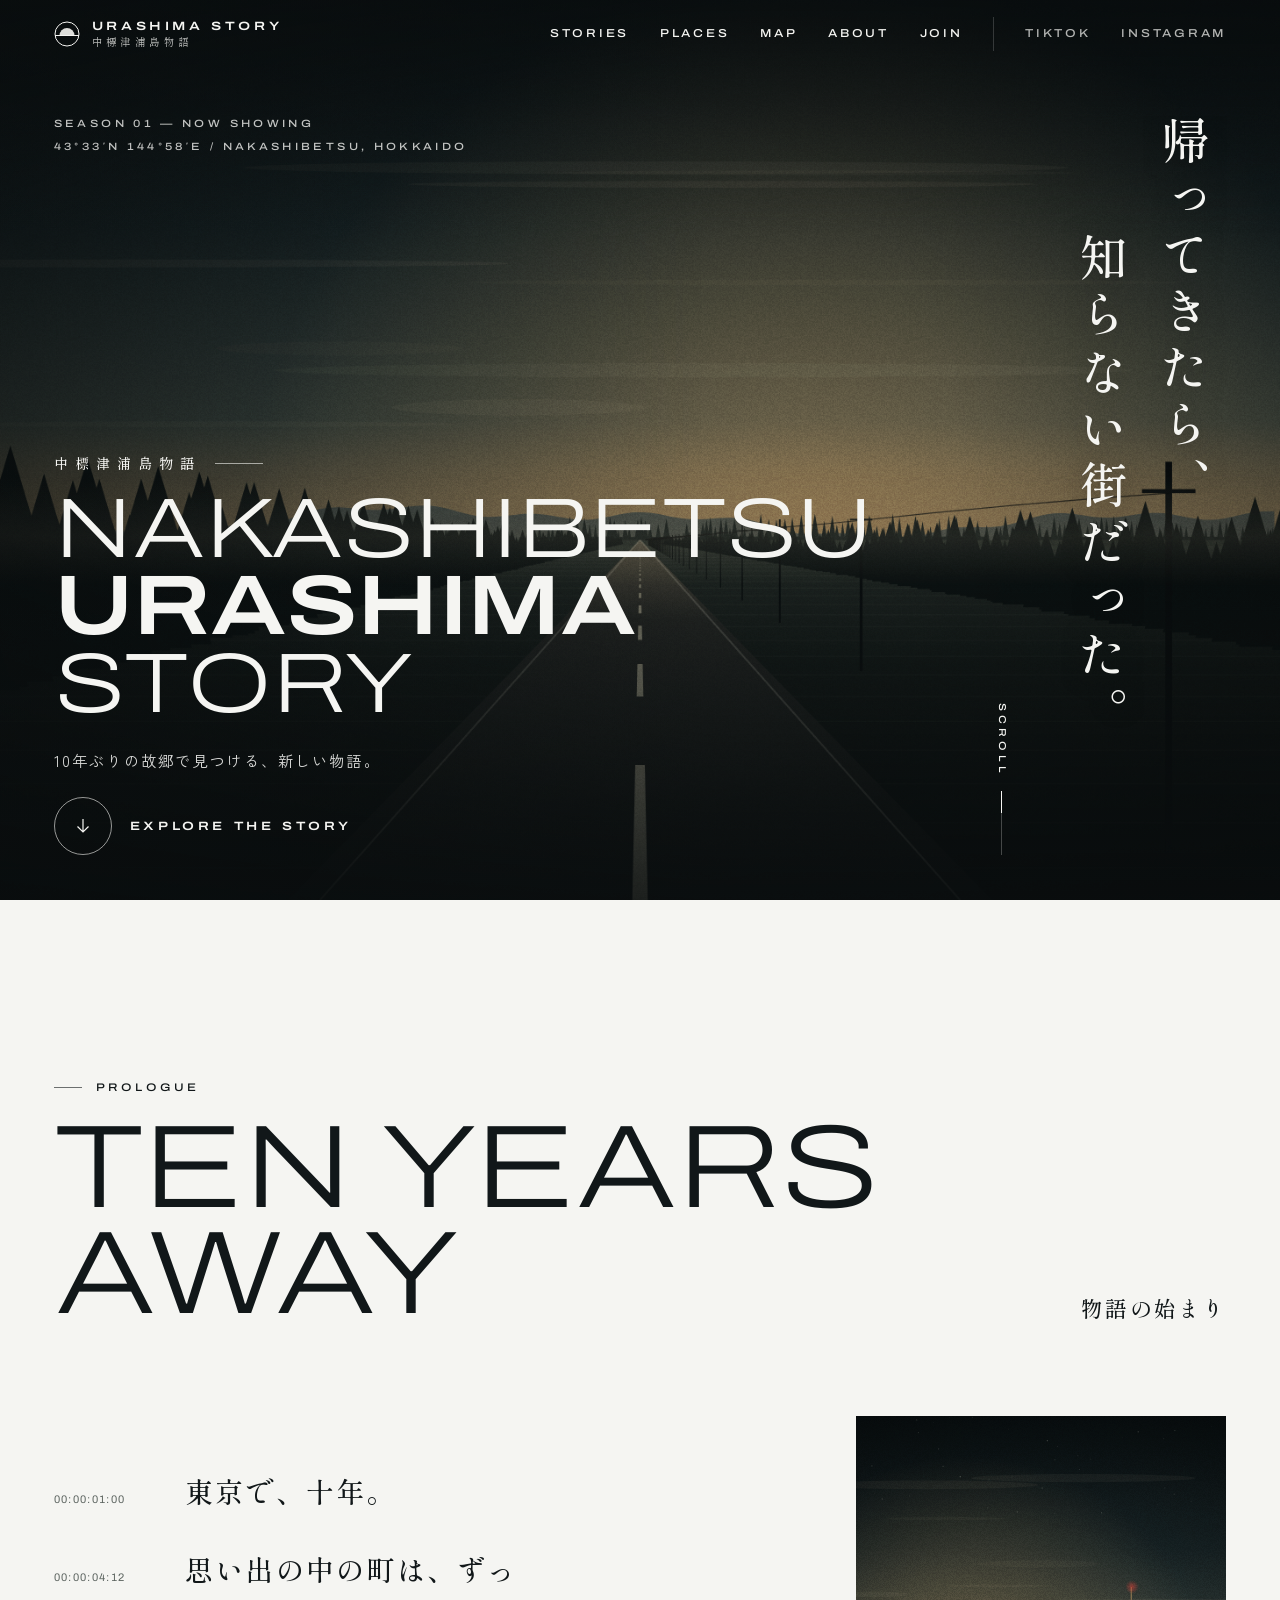
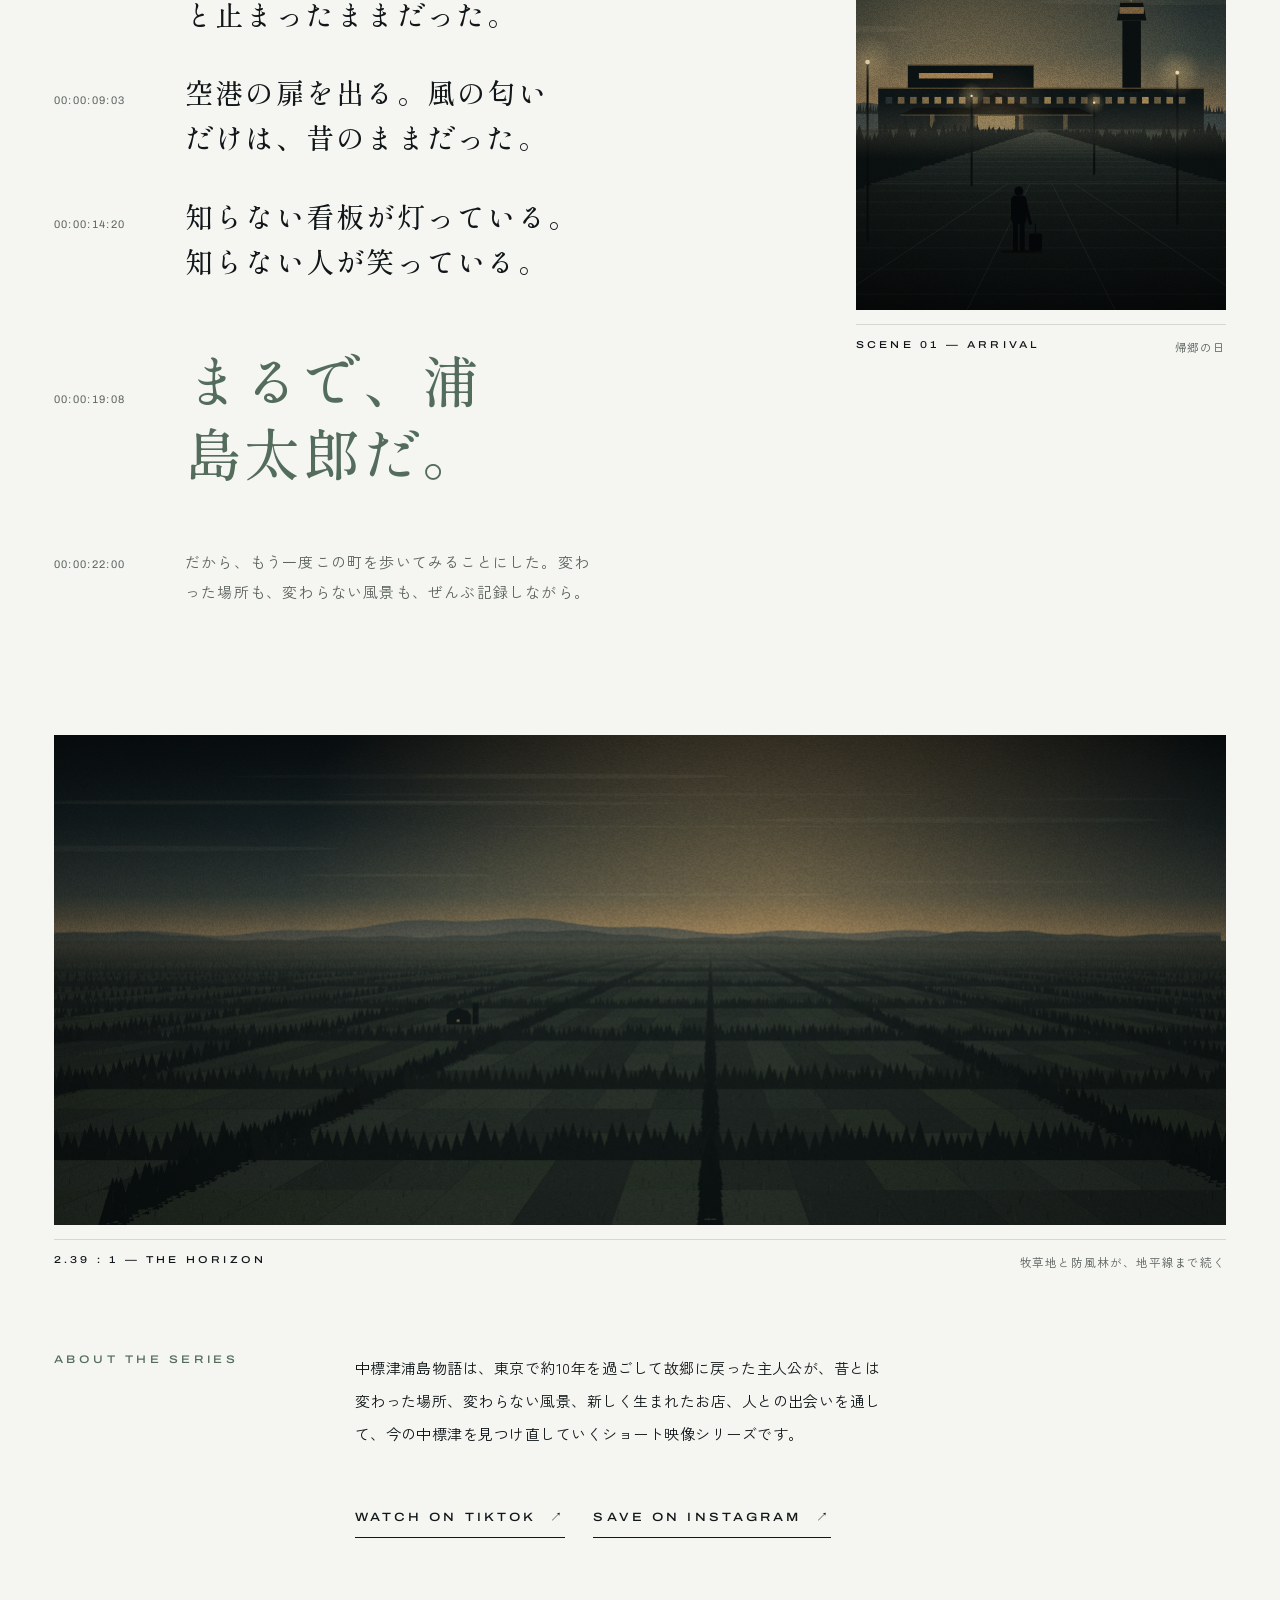
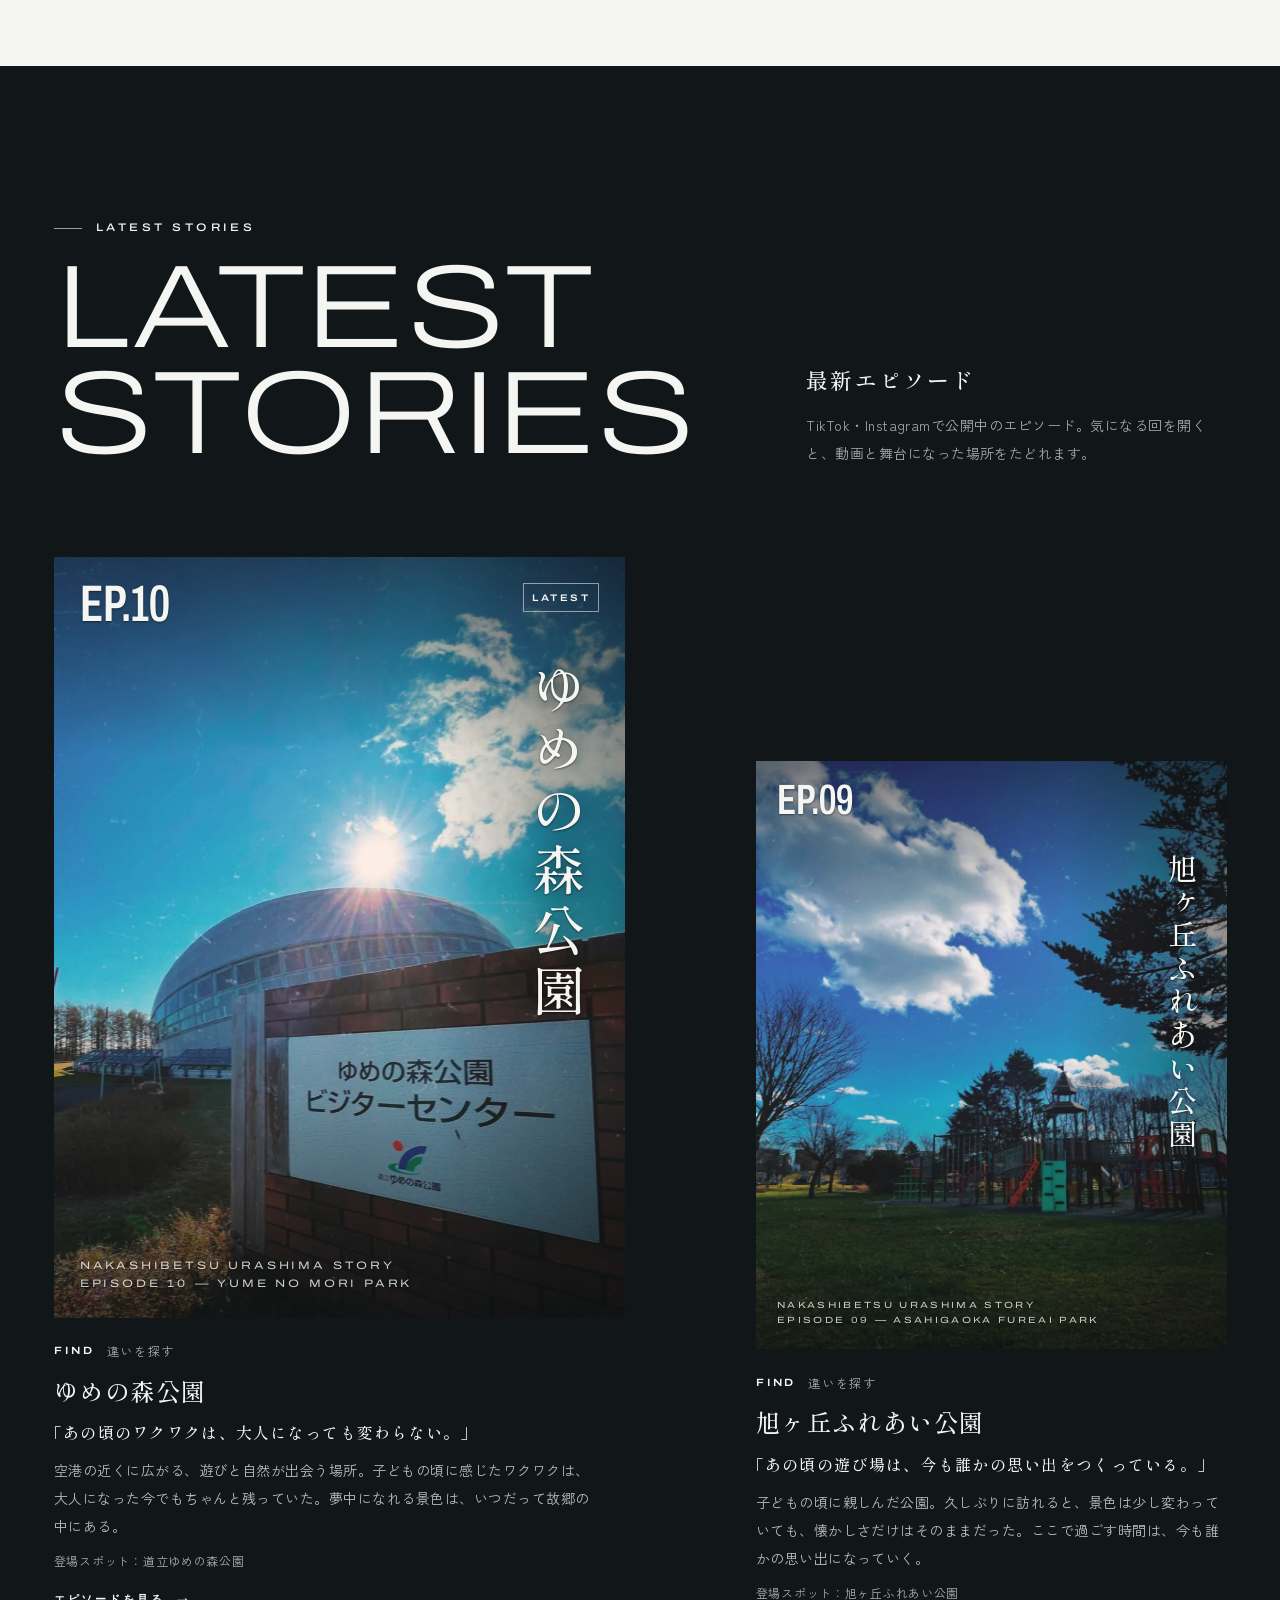
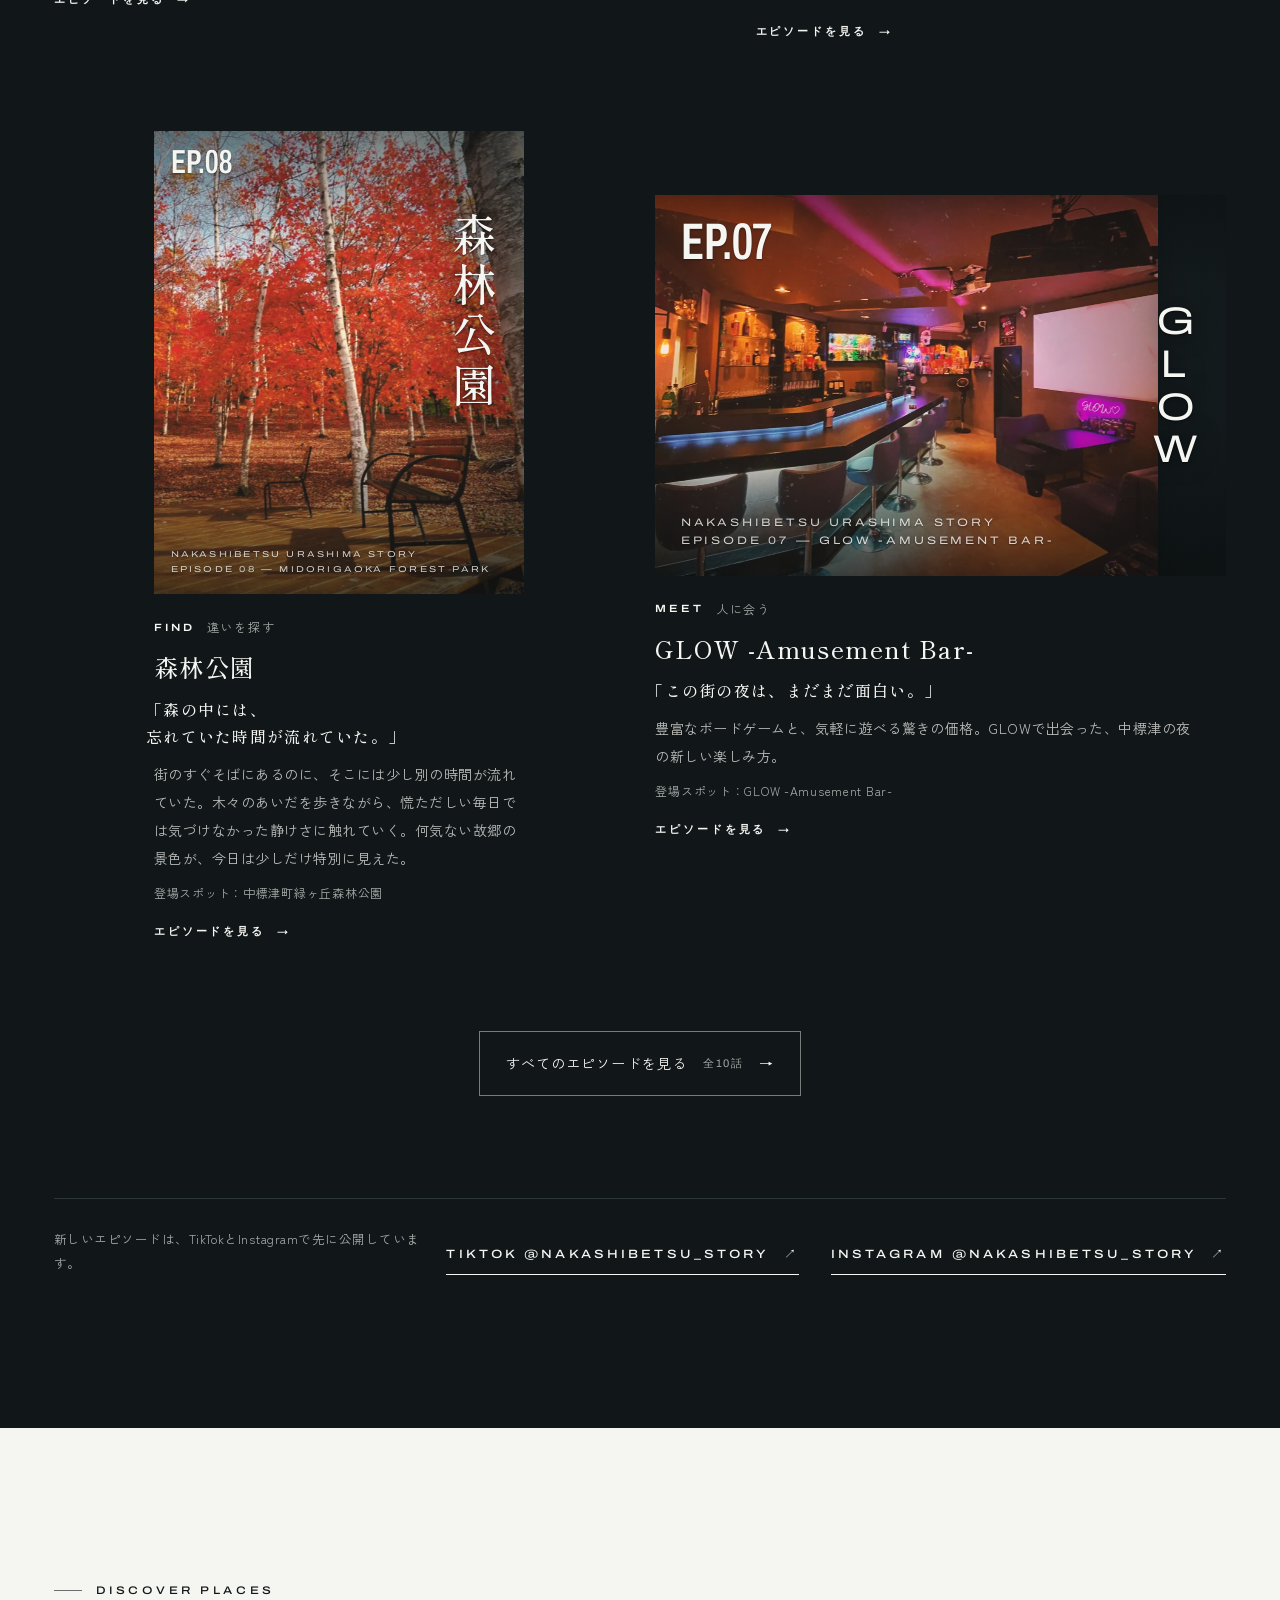
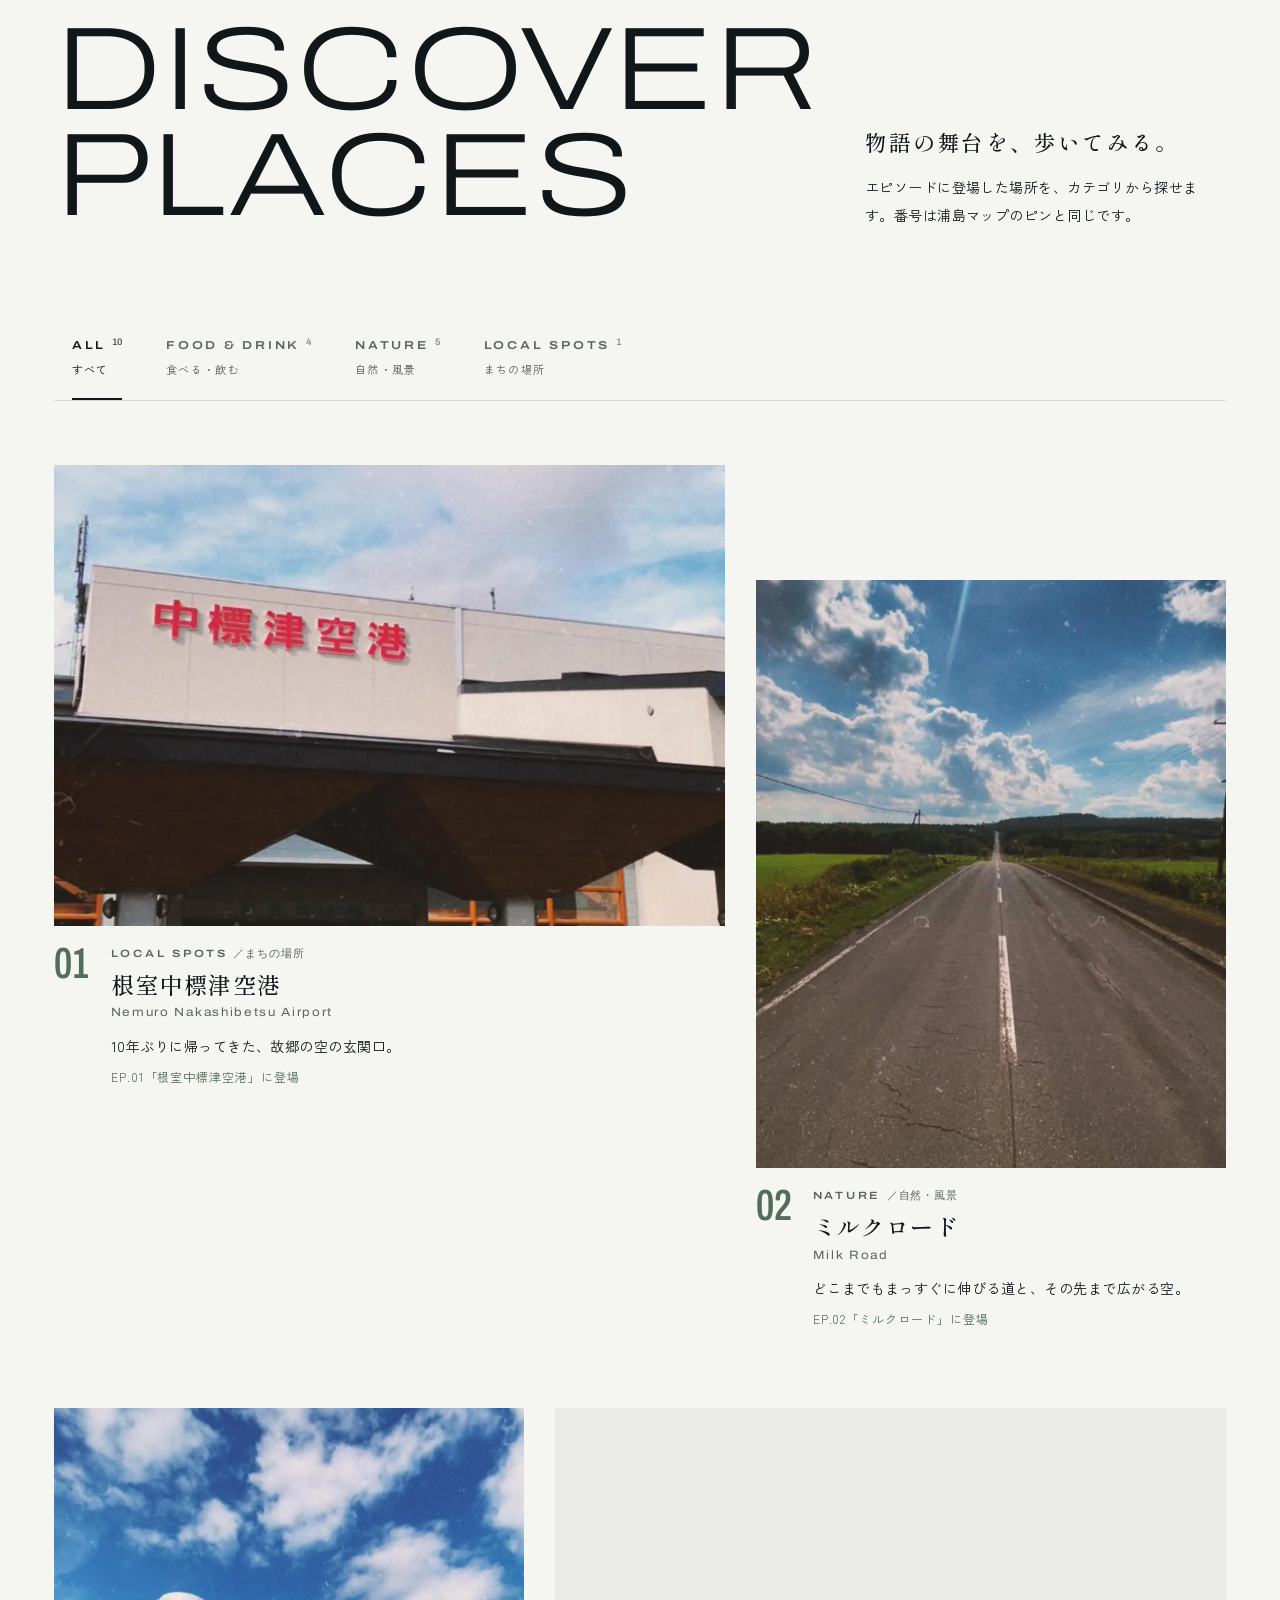
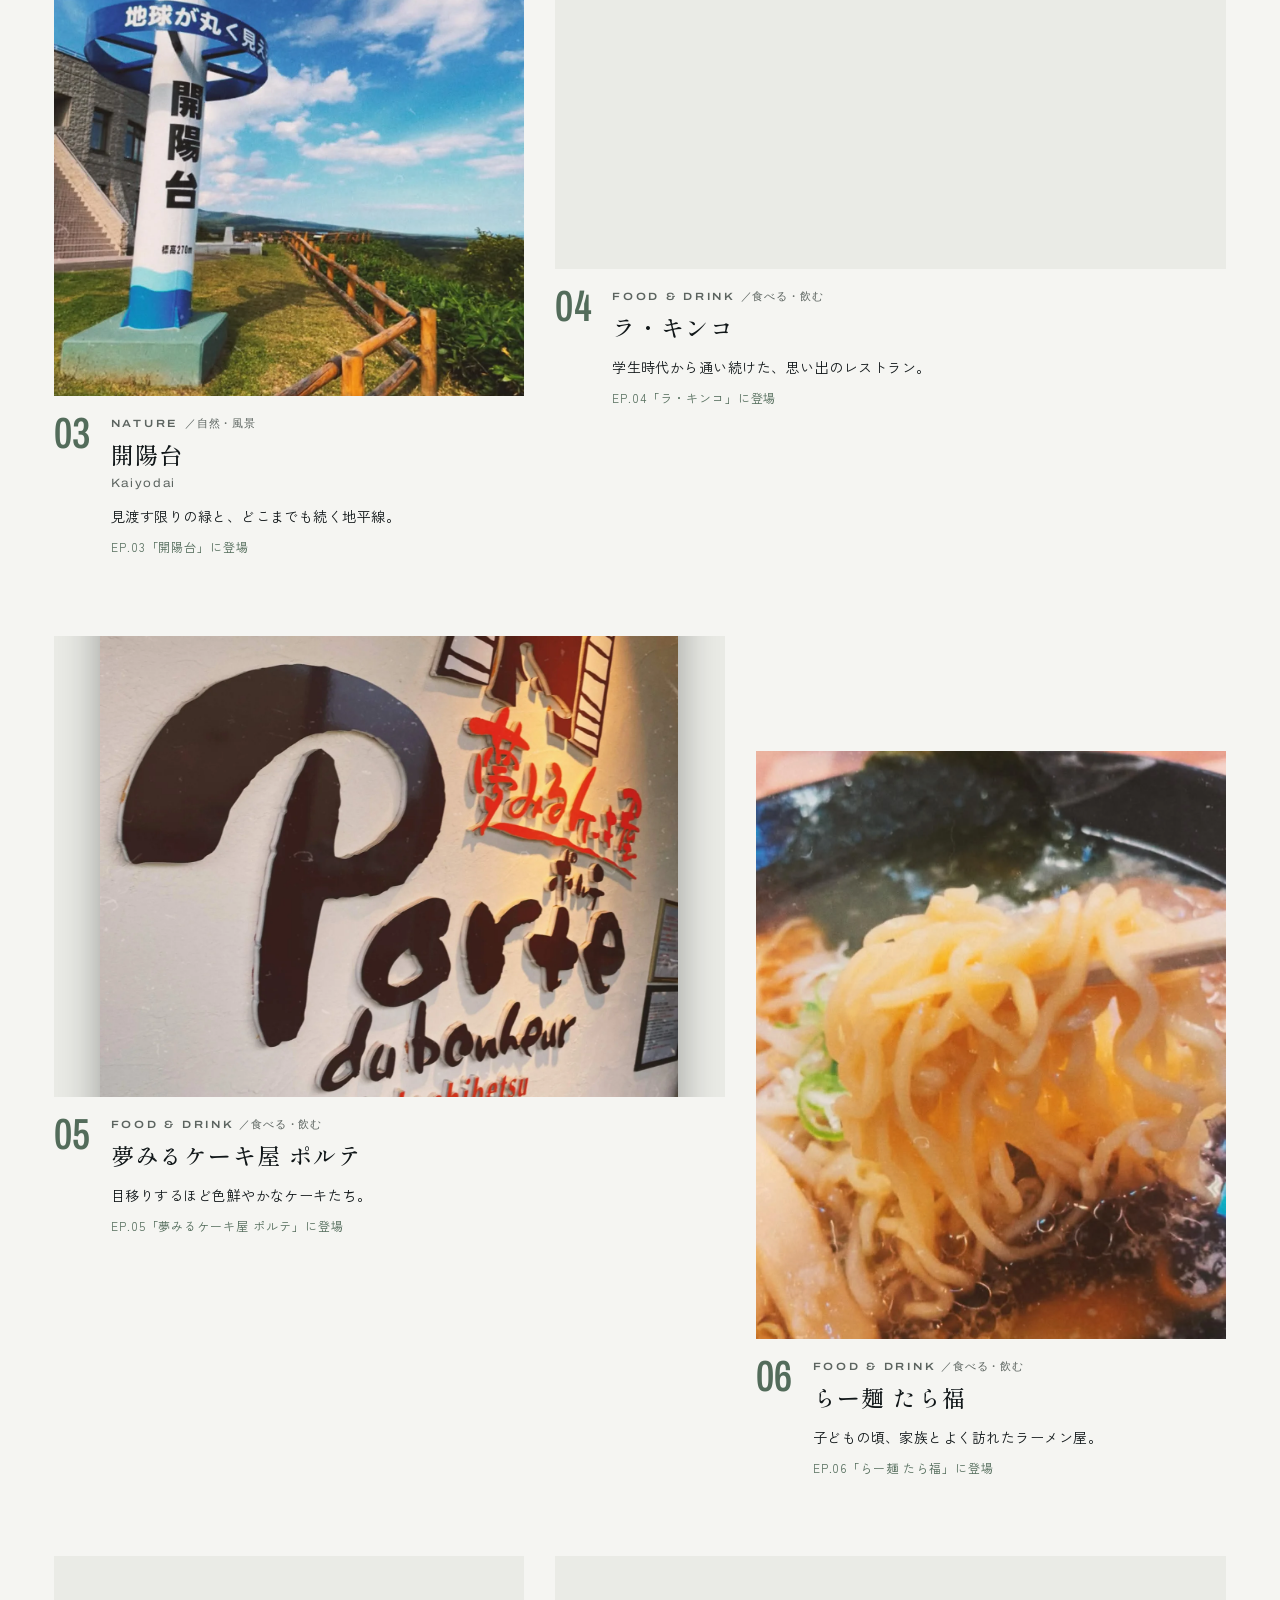
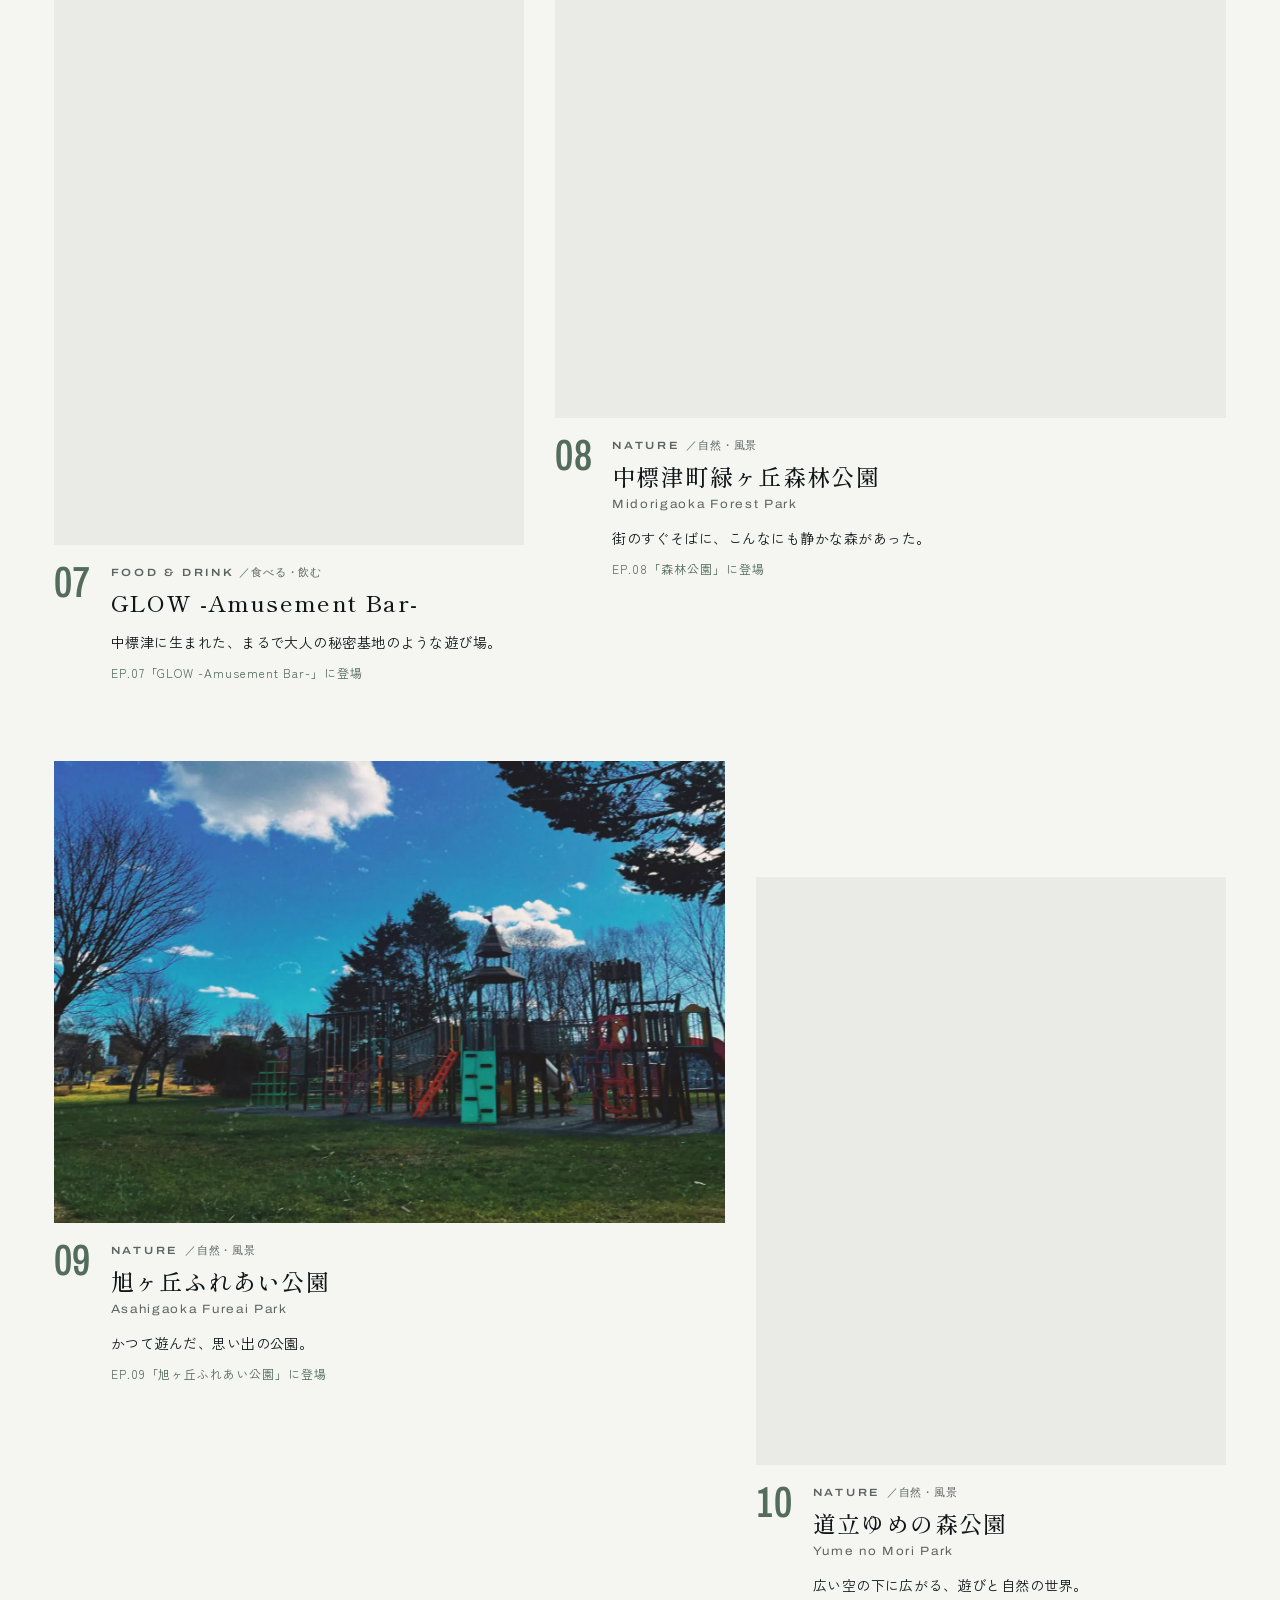
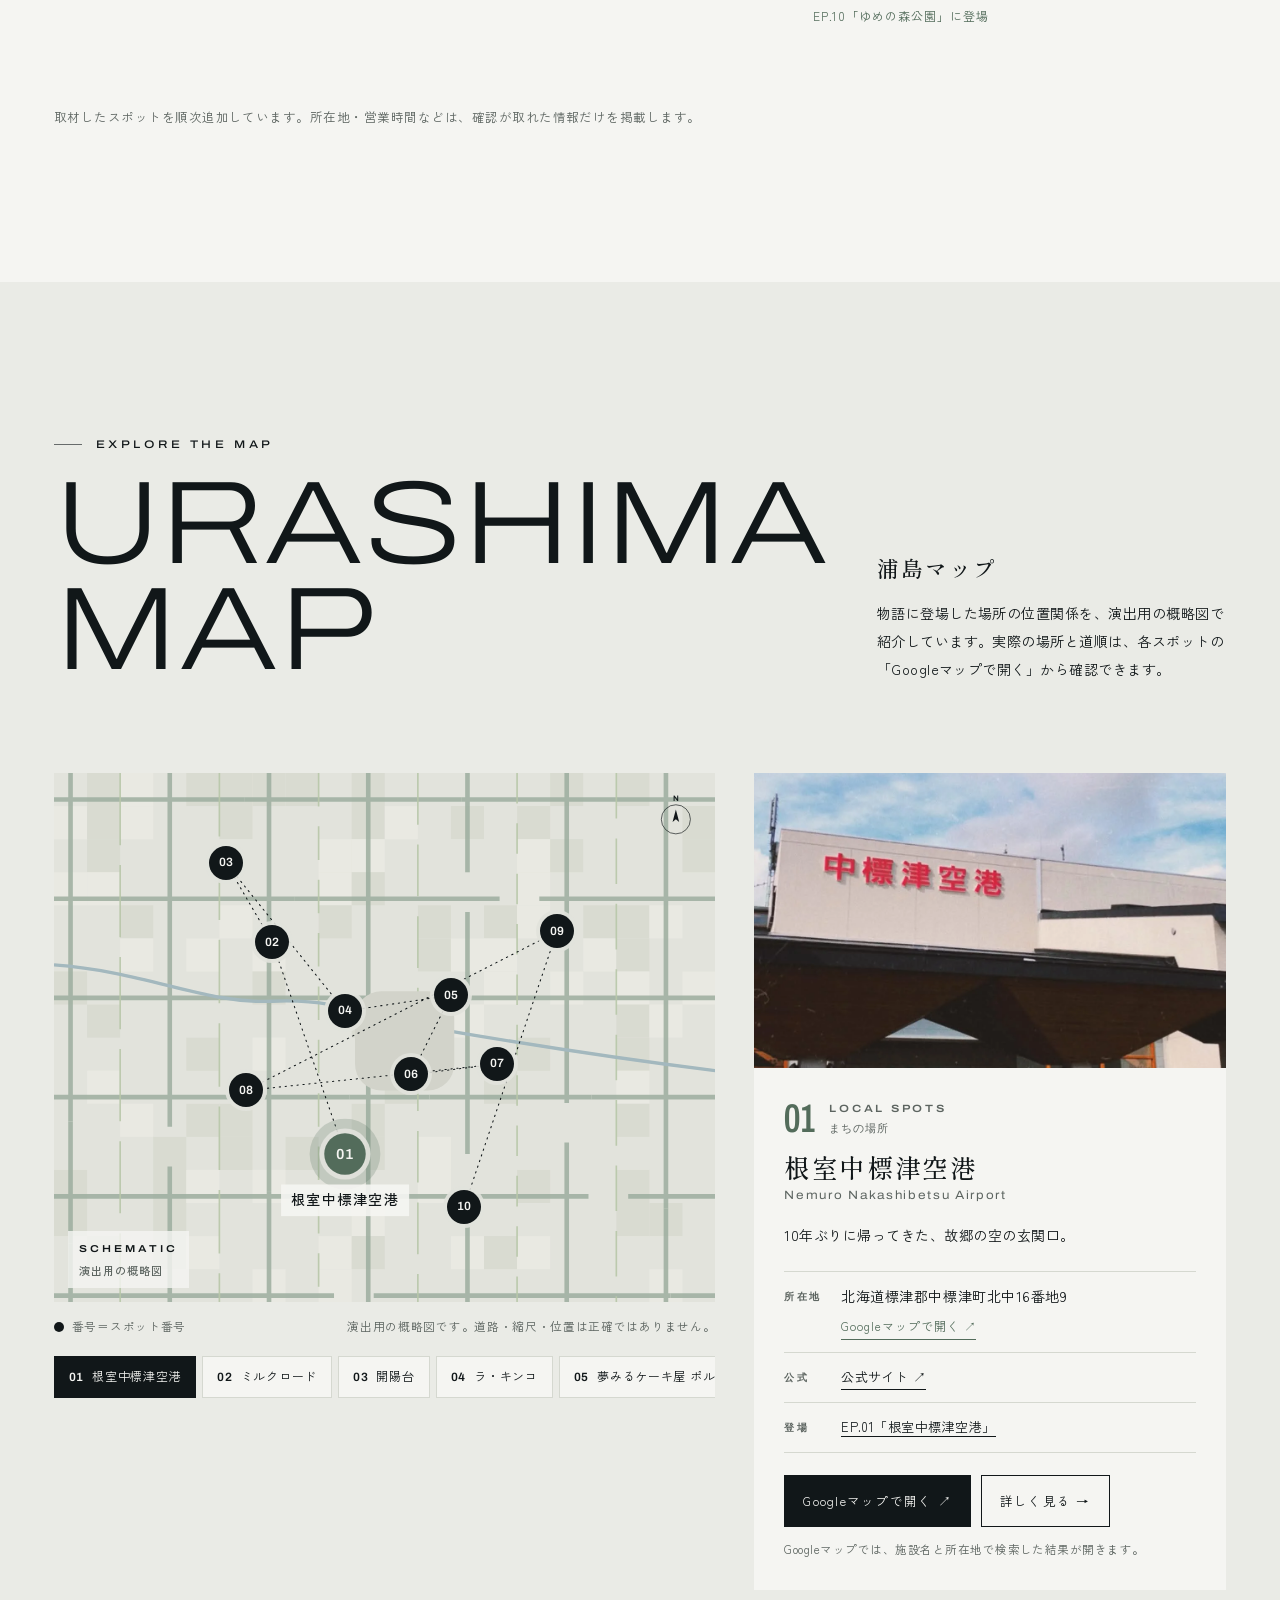
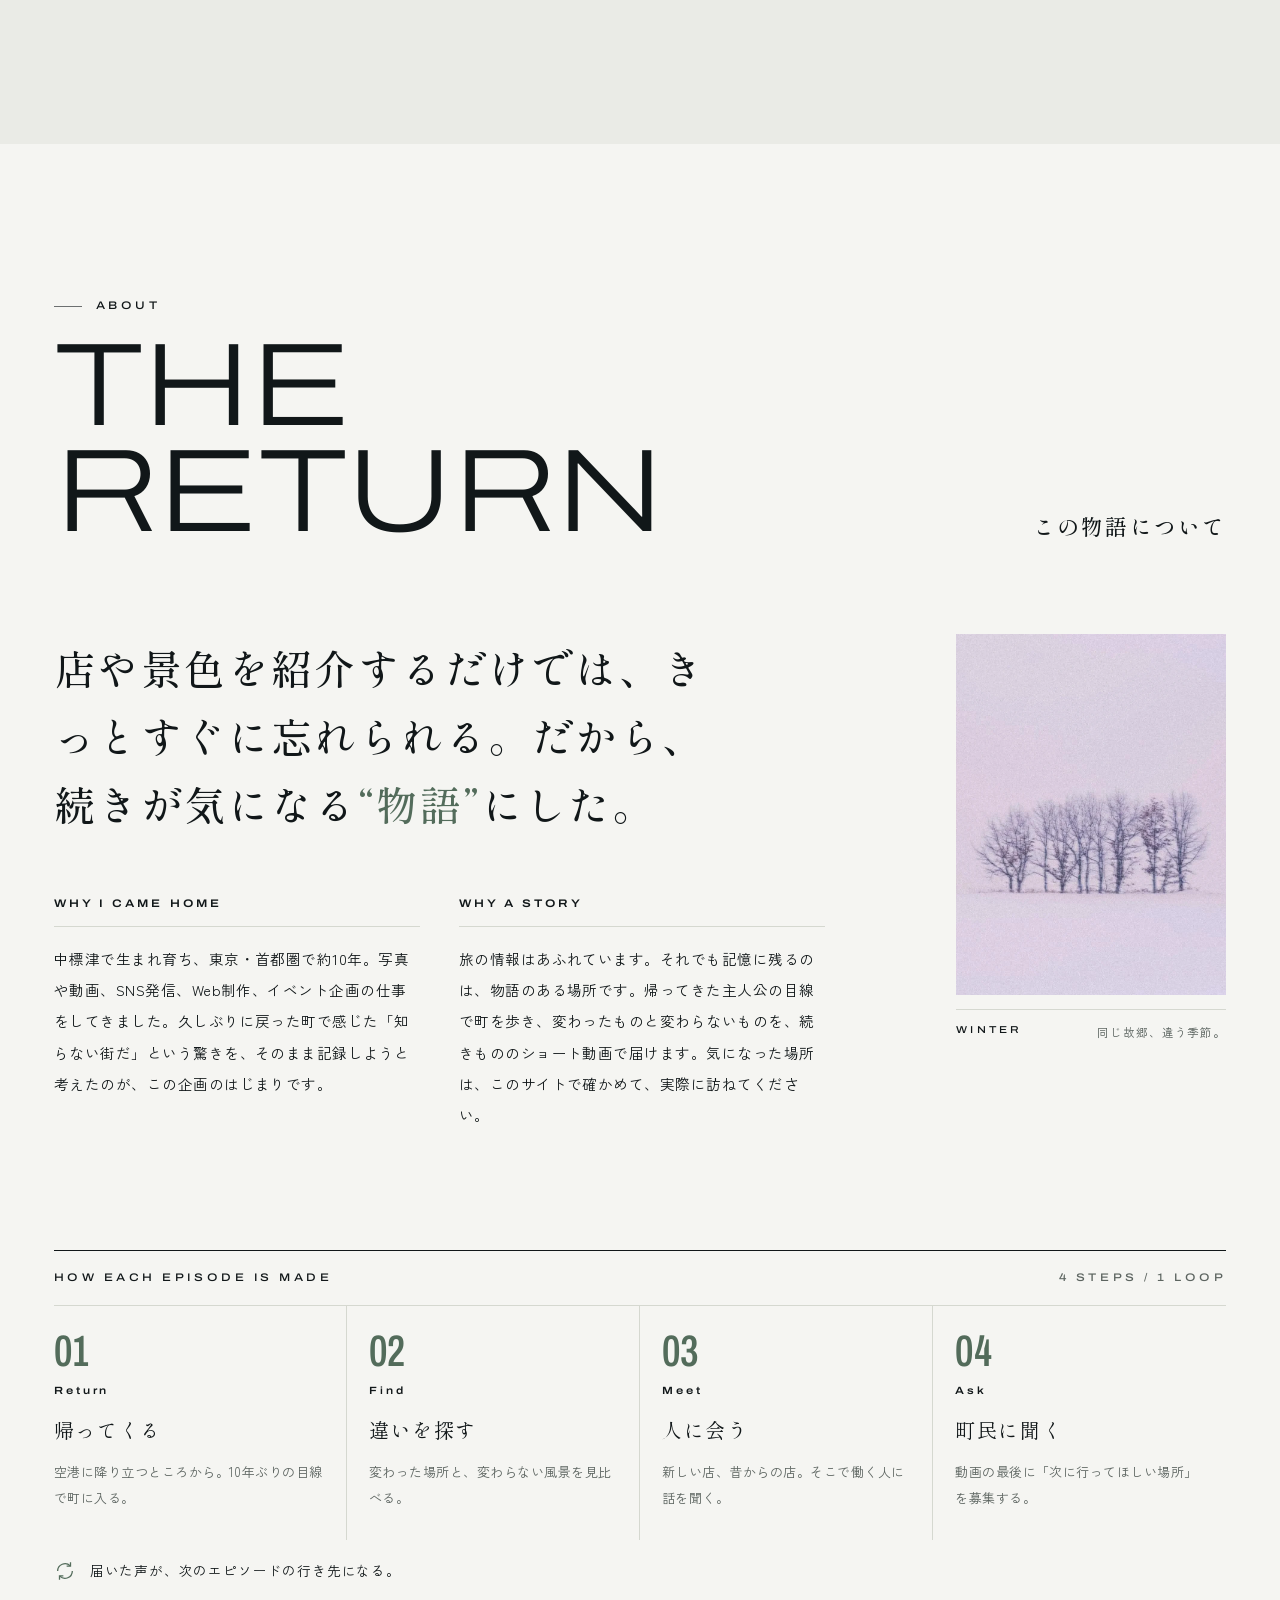
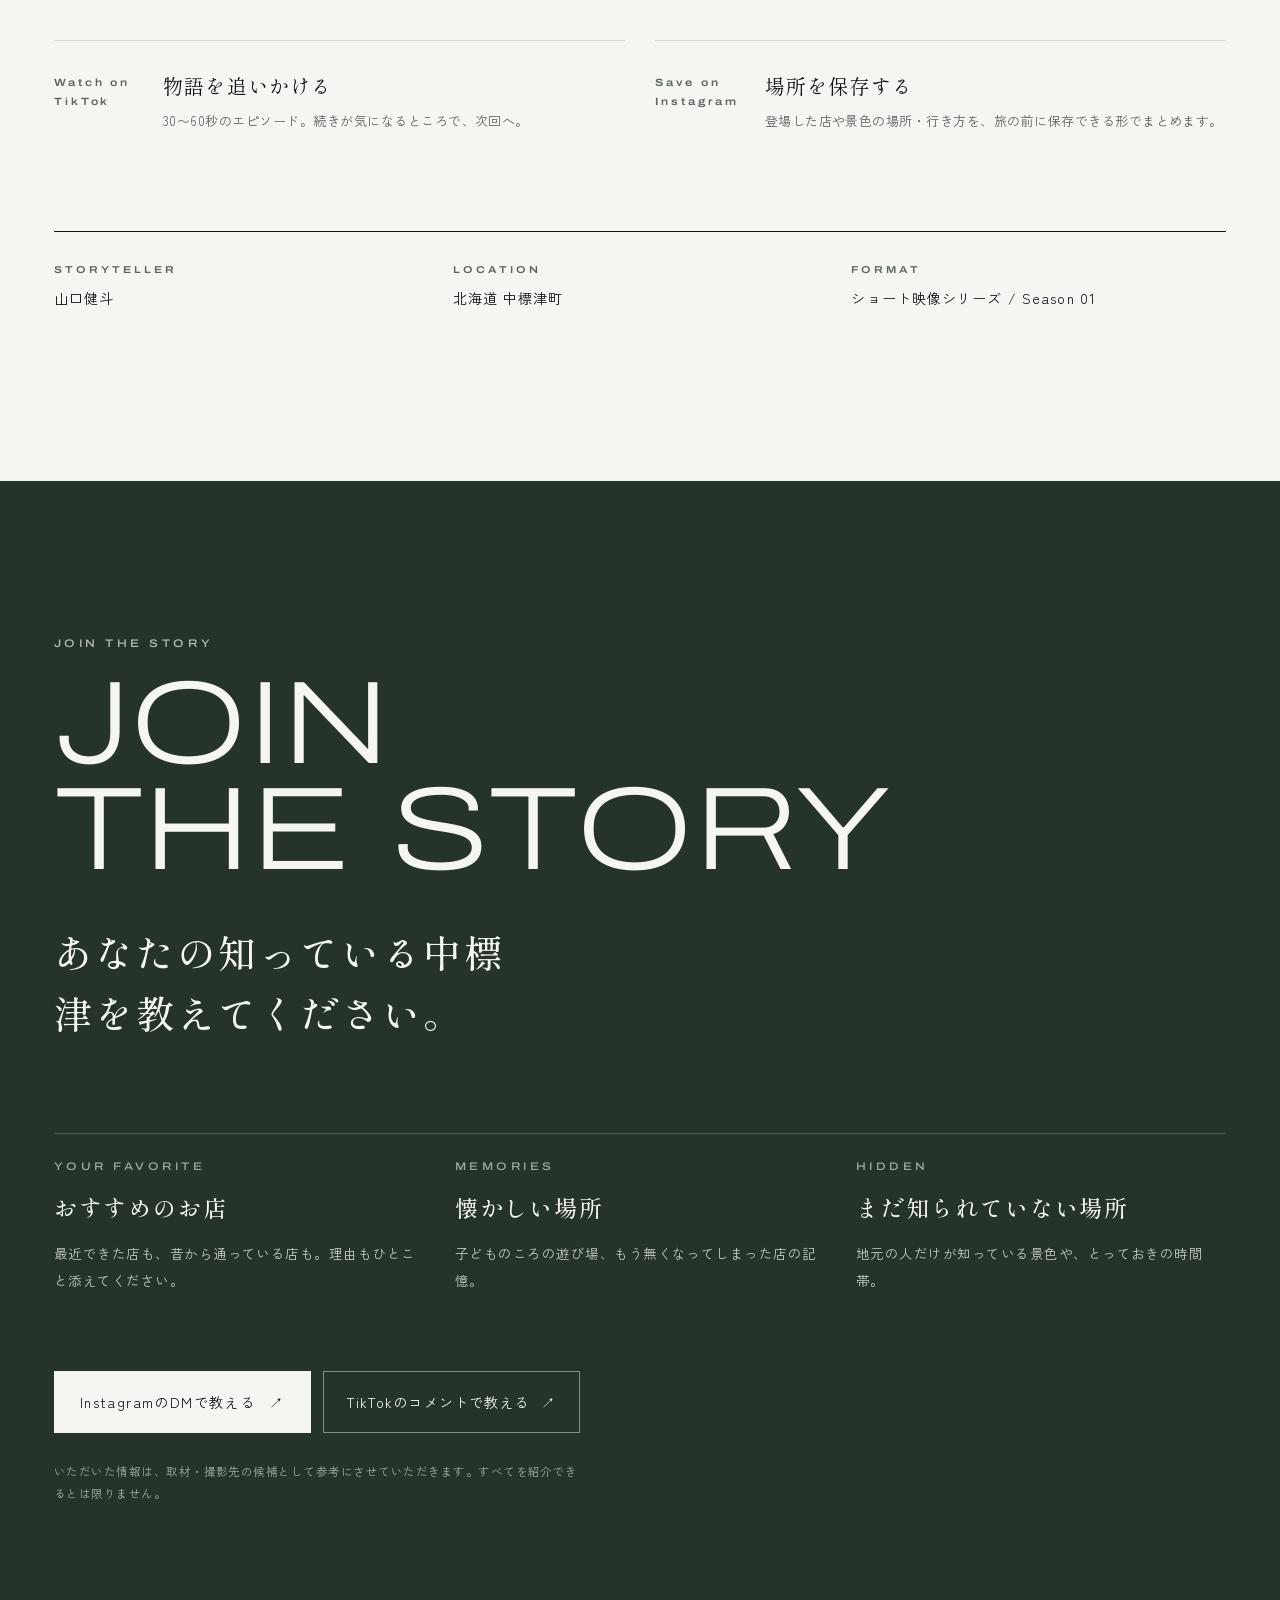
<file: index.html>
<!doctype html>
<html lang="ja">
<head>
<meta charset="utf-8">
<meta name="viewport" content="width=device-width, initial-scale=1, viewport-fit=cover">
<title>中標津浦島物語 | NAKASHIBETSU URASHIMA STORY</title>
<meta name="description" content="東京で約10年を過ごした主人公が、故郷・北海道中標津町へ帰郷。変わった場所、変わらない風景、新しい出会いから今の中標津を見つけ直すショート映像シリーズ「中標津浦島物語」の公式サイト。">
<link rel="canonical" href="https://yam4k3n.github.io/nakashibetsu-story/">
<meta name="theme-color" content="#111719">
<link rel="icon" href="assets/img/favicon.svg" type="image/svg+xml">
<link rel="apple-touch-icon" href="assets/img/apple-touch-icon.png">
<!-- OGP -->
<meta property="og:site_name" content="中標津浦島物語">
<meta property="og:type" content="website">
<meta property="og:locale" content="ja_JP">
<meta property="og:url" content="https://yam4k3n.github.io/nakashibetsu-story/">
<meta property="og:title" content="中標津浦島物語 | NAKASHIBETSU URASHIMA STORY">
<meta property="og:description" content="帰ってきたら、知らない街だった。10年ぶりの故郷で見つける、新しい物語。">
<meta property="og:image" content="https://yam4k3n.github.io/nakashibetsu-story/assets/img/ogp.jpg">
<meta property="og:image:width" content="1200">
<meta property="og:image:height" content="630">
<meta property="og:image:alt" content="中標津浦島物語 — 帰ってきたら、知らない街だった。">
<meta name="twitter:card" content="summary_large_image">
<meta name="twitter:title" content="中標津浦島物語 | NAKASHIBETSU URASHIMA STORY">
<meta name="twitter:description" content="帰ってきたら、知らない街だった。10年ぶりの故郷で見つける、新しい物語。">
<meta name="twitter:image" content="https://yam4k3n.github.io/nakashibetsu-story/assets/img/ogp.jpg">
<!-- Fonts -->
<link rel="preconnect" href="https://fonts.googleapis.com">
<link rel="preconnect" href="https://fonts.gstatic.com" crossorigin>
<link rel="stylesheet" href="https://fonts.googleapis.com/css2?family=Archivo:wdth,wght@62..125,100..900&family=Shippori+Mincho+B1:wght@500;700&family=Zen+Kaku+Gothic+New:wght@400;500;700&display=swap">
<link rel="stylesheet" href="assets/css/style.css">
<script type="application/ld+json">{"@context": "https://schema.org", "@graph": [{"@type": "WebSite", "@id": "https://yam4k3n.github.io/nakashibetsu-story/#website", "url": "https://yam4k3n.github.io/nakashibetsu-story/", "name": "中標津浦島物語", "alternateName": "NAKASHIBETSU URASHIMA STORY", "inLanguage": "ja"}, {"@type": "CreativeWorkSeries", "name": "中標津浦島物語", "alternateName": "NAKASHIBETSU URASHIMA STORY", "url": "https://yam4k3n.github.io/nakashibetsu-story/", "description": "東京で約10年を過ごした主人公が、故郷・北海道中標津町へ帰郷。変わった場所、変わらない風景、新しい出会いから今の中標津を見つけ直すショート映像シリーズ「中標津浦島物語」の公式サイト。", "inLanguage": "ja", "locationCreated": {"@type": "Place", "name": "北海道中標津町"}, "sameAs": ["https://www.tiktok.com/@nakashibetsu_story", "https://www.instagram.com/nakashibetsu_story/"]}]}</script>
<script src="assets/js/data.js" defer></script>
<script src="assets/js/main.js" defer></script>
</head>
<body>
<a class="skip" href="#main">本文へスキップ</a>

<!-- ===== HEADER ===== -->
<header class="site-head" id="head">
  <div class="wrap head-in">
    <a class="logo" href="#top" aria-label="中標津浦島物語 トップへ">
      <svg class="logo-mark" viewBox="0 0 26 26" aria-hidden="true"><circle cx="13" cy="13" r="12" fill="none" stroke="currentColor" stroke-width="1"/><path d="M1 14.5h24" stroke="currentColor" stroke-width="1"/><path d="M5.5 14.5a7.5 7.5 0 0 1 15 0" fill="currentColor" opacity=".9"/></svg>
      <span class="logo-txt"><span class="logo-en">URASHIMA STORY</span><span class="logo-ja">中標津浦島物語</span></span>
    </a>
    <nav class="nav" aria-label="メインナビゲーション">
      <a href="#stories">STORIES</a><a href="#places">PLACES</a><a href="#map">MAP</a><a href="#about">ABOUT</a><a href="#join">JOIN</a>
      <a class="sns" data-sns="tiktok" href="https://www.tiktok.com/@nakashibetsu_story" target="_blank" rel="noopener">TIKTOK</a>
      <a class="sns" data-sns="instagram" href="https://www.instagram.com/nakashibetsu_story/" target="_blank" rel="noopener">INSTAGRAM</a>
    </nav>
    <button class="menu-btn" id="menuBtn" aria-expanded="false" aria-controls="menu"><span aria-hidden="true"></span>MENU</button>
  </div>
</header>
<div class="menu" id="menu" hidden>
  <div class="wrap">
    <nav aria-label="モバイルナビゲーション">
      <a href="#stories">Stories<small>最新エピソード</small></a>
      <a href="#episodes" data-open="episodes">All episodes<small>すべてのエピソード</small></a>
      <a href="#places">Places<small>スポット</small></a>
      <a href="#map">Map<small>浦島マップ</small></a>
      <a href="#about">About<small>この物語について</small></a>
      <a href="#join">Join<small>情報募集</small></a>
    </nav>
    <div class="menu-sns eyebrow"><a data-sns="tiktok" href="https://www.tiktok.com/@nakashibetsu_story" target="_blank" rel="noopener">TikTok</a><a data-sns="instagram" href="https://www.instagram.com/nakashibetsu_story/" target="_blank" rel="noopener">Instagram</a></div>
  </div>
</div>

<main id="main">
<!-- ===== 01 HERO ===== -->
<!-- 映像の差し替えは assets/js/data.js の SITE.media.hero で行います -->
<section class="hero" id="top" aria-label="ファーストビュー">
  <figure class="frame hero-media" data-media="hero" data-scene="road" data-seed="hero" data-eager></figure>
  <div class="hero-shade" aria-hidden="true"></div>
  <div class="lb t" aria-hidden="true"></div><div class="lb b" aria-hidden="true"></div>
  <div class="wrap hero-in">
    <div class="hero-meta">
      <p class="eyebrow" data-in style="--d:0">Season 01 — Now showing</p>
      <p class="eyebrow hide-sm" data-in style="--d:1">43°33′N  144°58′E  /  Nakashibetsu, Hokkaido</p>
    </div>
    <p class="hero-copy"><span style="--d:0">帰ってきたら、</span><span style="--d:1">知らない街だった。</span></p>
    <div class="hero-title">
      <h1 class="h1" data-in style="--d:2">
        <span class="h1-ja">中標津浦島物語</span>
        <span class="h1-en">NAKASHIBETSU<br><b>URASHIMA</b> STORY</span>
      </h1>
      <p class="hero-sub" data-in style="--d:3">10年ぶりの故郷で見つける、新しい物語。</p>
      <div class="hero-actions">
      <a class="cta" href="#prologue" data-in style="--d:4">
        <span class="cta-c"><svg viewBox="0 0 16 16" aria-hidden="true"><path d="M8 1v13M2.5 8.5 8 14l5.5-5.5" fill="none" stroke="currentColor" stroke-width="1.2"/></svg></span>
        <span class="cta-t">EXPLORE THE STORY</span>
      </a>
      </div>
    </div>
    <div class="hero-scroll" aria-hidden="true" data-in style="--d:5"><span class="eyebrow">Scroll</span><span class="scroll-line"></span></div>
  </div>
</section>

<!-- ===== 02 PROLOGUE ===== -->
<section class="prologue" id="prologue" aria-labelledby="pro-h">
  <div class="wrap">
    <div class="sec-head">
      <div>
        <p class="eyebrow">Prologue</p>
        <h2 class="display" id="pro-h">Ten years<br>away</h2>
      </div>
      <p class="catch">物語の始まり</p>
    </div>
    <div class="pro-grid">
      <div class="pro-lines">
        <p class="line rv"><span class="tc">00:00:01:00</span><span class="txt">東京で、十年。</span></p>
        <p class="line rv"><span class="tc">00:00:04:12</span><span class="txt">思い出の中の町は、ずっと止まったままだった。</span></p>
        <p class="line rv"><span class="tc">00:00:09:03</span><span class="txt">空港の扉を出る。風の匂いだけは、昔のままだった。</span></p>
        <p class="line rv"><span class="tc">00:00:14:20</span><span class="txt">知らない看板が灯っている。知らない人が笑っている。</span></p>
        <p class="line key rv"><span class="tc">00:00:19:08</span><span class="txt">まるで、浦島太郎だ。</span></p>
        <p class="line small rv"><span class="tc">00:00:22:00</span><span class="txt">だから、もう一度この町を歩いてみることにした。変わった場所も、変わらない風景も、ぜんぶ記録しながら。</span></p>
      </div>
      <div class="pro-portrait rv">
        <figure class="frame" data-media="prologue-portrait" data-scene="arrival" data-seed="portrait"></figure>
        <div class="cap"><span class="eyebrow">Scene 01 — Arrival</span><span>帰郷の日</span></div>
      </div>
    </div>
    <div class="pro-wide rv">
      <figure class="frame" data-media="prologue-wide" data-scene="horizon" data-seed="wide"></figure>
      <div class="cap"><span class="eyebrow">2.39 : 1 — The horizon</span><span>牧草地と防風林が、地平線まで続く</span></div>
    </div>
    <div class="pro-text rv">
      <p class="eyebrow">About the series</p>
      <p class="body">中標津浦島物語は、東京で約10年を過ごして故郷に戻った主人公が、昔とは変わった場所、変わらない風景、新しく生まれたお店、人との出会いを通して、今の中標津を見つけ直していくショート映像シリーズです。</p>
      <div class="platforms">
        <a class="link-line" data-sns="tiktok" href="https://www.tiktok.com/@nakashibetsu_story" target="_blank" rel="noopener">Watch on TikTok <i aria-hidden="true">↗</i></a>
        <a class="link-line" data-sns="instagram" href="https://www.instagram.com/nakashibetsu_story/" target="_blank" rel="noopener">Save on Instagram <i aria-hidden="true">↗</i></a>
      </div>
    </div>
  </div>
</section>

<!-- ===== 03 LATEST STORIES ===== -->
<section class="stories" id="stories" aria-labelledby="st-h">
  <div class="wrap">
    <div class="sec-head">
      <div>
        <p class="eyebrow">Latest stories</p>
        <h2 class="display" id="st-h">Latest<br>Stories</h2>
      </div>
      <div class="sec-aside">
        <p class="catch" style="color:var(--paper);margin-bottom:12px">最新エピソード</p>
        <p>TikTok・Instagramで公開中のエピソード。気になる回を開くと、動画と舞台になった場所をたどれます。</p>
      </div>
    </div>
    <div class="story-grid" id="storyGrid"></div>
    <div class="stories-all">
      <a class="btn-ghost" href="#episodes" data-open="episodes">すべてのエピソードを見る<span class="count" data-ep-count></span><i aria-hidden="true">→</i></a>
    </div>
    <div class="stories-foot">
      <p>新しいエピソードは、TikTokとInstagramで先に公開しています。</p>
      <div class="follow-row">
        <a class="link-line" data-sns="tiktok" href="https://www.tiktok.com/@nakashibetsu_story" target="_blank" rel="noopener">TikTok @nakashibetsu_story <i aria-hidden="true">↗</i></a>
        <a class="link-line" data-sns="instagram" href="https://www.instagram.com/nakashibetsu_story/" target="_blank" rel="noopener">Instagram @nakashibetsu_story <i aria-hidden="true">↗</i></a>
      </div>
    </div>
  </div>
</section>

<!-- ===== 04 DISCOVER PLACES ===== -->
<section class="places" id="places" aria-labelledby="pl-h">
  <div class="wrap">
    <div class="sec-head">
      <div>
        <p class="eyebrow">Discover places</p>
        <h2 class="display" id="pl-h">Discover<br>Places</h2>
      </div>
      <div class="sec-aside">
        <p class="catch" style="margin-bottom:12px">物語の舞台を、歩いてみる。</p>
        <p>エピソードに登場した場所を、カテゴリから探せます。番号は浦島マップのピンと同じです。</p>
      </div>
    </div>
    <div class="filters" id="filters" role="group" aria-label="カテゴリで絞り込む"></div>
    <div class="place-grid" id="placeGrid"></div>
    <div class="places-note">
      <p>取材したスポットを順次追加しています。所在地・営業時間などは、確認が取れた情報だけを掲載します。</p>
    </div>
  </div>
</section>

<!-- ===== 05 MAP ===== -->
<section class="mapsec" id="map" aria-labelledby="map-h">
  <div class="wrap">
    <div class="sec-head">
      <div>
        <p class="eyebrow">Explore the map</p>
        <h2 class="display" id="map-h">Urashima<br>Map</h2>
      </div>
      <div class="sec-aside">
        <p class="catch" style="margin-bottom:12px">浦島マップ</p>
        <p>物語に登場した場所の位置関係を、演出用の概略図で紹介しています。実際の場所と道順は、各スポットの「Googleマップで開く」から確認できます。</p>
      </div>
    </div>
    <div class="map-layout">
      <div>
        <div class="map-box" id="mapBox" role="group" aria-label="スポットの位置関係を示す概略図（演出用）"></div>
        <p class="map-legend"><span><i class="lg-dot"></i>番号＝スポット番号</span><span>演出用の概略図です。道路・縮尺・位置は正確ではありません。</span></p>
        <div class="spot-index" id="spotIndex" role="group" aria-label="スポット一覧"></div>
      </div>
      <article class="panel" id="panel" aria-live="polite"></article>
    </div>
  </div>
</section>

<!-- ===== 06 ABOUT ===== -->
<section class="about" id="about" aria-labelledby="ab-h">
  <div class="wrap">
    <div class="sec-head">
      <div>
        <p class="eyebrow">About</p>
        <h2 class="display" id="ab-h">The<br>Return</h2>
      </div>
      <p class="catch">この物語について</p>
    </div>
    <div class="about-grid">
      <p class="quote rv">店や景色を紹介するだけでは、きっとすぐに忘れられる。だから、続きが気になる<em>“物語”</em>にした。</p>
      <div class="about-frame rv">
        <figure class="frame" data-media="about" data-scene="snow" data-seed="about"></figure>
        <div class="cap"><span class="eyebrow">Winter</span><span>同じ故郷、違う季節。</span></div>
      </div>
      <div class="cols rv">
        <div class="col">
          <h3>WHY I CAME HOME</h3>
          <p>中標津で生まれ育ち、東京・首都圏で約10年。写真や動画、SNS発信、Web制作、イベント企画の仕事をしてきました。久しぶりに戻った町で感じた「知らない街だ」という驚きを、そのまま記録しようと考えたのが、この企画のはじまりです。</p>
        </div>
        <div class="col">
          <h3>WHY A STORY</h3>
          <p>旅の情報はあふれています。それでも記憶に残るのは、物語のある場所です。帰ってきた主人公の目線で町を歩き、変わったものと変わらないものを、続きもののショート動画で届けます。気になった場所は、このサイトで確かめて、実際に訪ねてください。</p>
        </div>
      </div>
      <div class="steps rv">
        <div class="steps-head"><p class="eyebrow">How each episode is made</p><p class="eyebrow" style="color:var(--stone)">4 steps / 1 loop</p></div>
        <ol>
          <li><span class="st-n">01</span><span class="st-en">Return</span><span class="st-ja">帰ってくる</span><p>空港に降り立つところから。10年ぶりの目線で町に入る。</p></li>
          <li><span class="st-n">02</span><span class="st-en">Find</span><span class="st-ja">違いを探す</span><p>変わった場所と、変わらない風景を見比べる。</p></li>
          <li><span class="st-n">03</span><span class="st-en">Meet</span><span class="st-ja">人に会う</span><p>新しい店、昔からの店。そこで働く人に話を聞く。</p></li>
          <li><span class="st-n">04</span><span class="st-en">Ask</span><span class="st-ja">町民に聞く</span><p>動画の最後に「次に行ってほしい場所」を募集する。</p></li>
        </ol>
        <p class="loop"><svg viewBox="0 0 24 24" aria-hidden="true"><path d="M4 12a8 8 0 0 1 13.7-5.6M20 12a8 8 0 0 1-13.7 5.6" fill="none" stroke="currentColor" stroke-width="1.4"/><path d="M18 2.5v4.2h-4.2M6 21.5v-4.2h4.2" fill="none" stroke="currentColor" stroke-width="1.4"/></svg>届いた声が、次のエピソードの行き先になる。</p>
      </div>
      <div class="platform-row rv">
        <div class="platform"><span class="k">Watch on TikTok</span><span class="v">物語を追いかける</span><p>30〜60秒のエピソード。続きが気になるところで、次回へ。</p></div>
        <div class="platform"><span class="k">Save on Instagram</span><span class="v">場所を保存する</span><p>登場した店や景色の場所・行き方を、旅の前に保存できる形でまとめます。</p></div>
      </div>
      <dl class="credits rv">
        <div><dt>STORYTELLER</dt><dd>山口健斗</dd></div>
        <div><dt>LOCATION</dt><dd>北海道 中標津町</dd></div>
        <div><dt>FORMAT</dt><dd>ショート映像シリーズ / Season 01</dd></div>
      </dl>
    </div>
  </div>
</section>

<!-- ===== 07 JOIN THE STORY ===== -->
<section class="join" id="join" aria-labelledby="jn-h">
  <div class="wrap">
    <p class="eyebrow" style="color:rgba(245,245,242,.7);margin-bottom:18px">Join the story</p>
    <h2 class="display" id="jn-h">Join<br>the Story</h2>
    <p class="join-catch">あなたの知っている中標津を教えてください。</p>
    <div class="asks">
      <div class="ask"><span class="eyebrow">Your favorite</span><h3>おすすめのお店</h3><p>最近できた店も、昔から通っている店も。理由もひとこと添えてください。</p></div>
      <div class="ask"><span class="eyebrow">Memories</span><h3>懐かしい場所</h3><p>子どものころの遊び場、もう無くなってしまった店の記憶。</p></div>
      <div class="ask"><span class="eyebrow">Hidden</span><h3>まだ知られていない場所</h3><p>地元の人だけが知っている景色や、とっておきの時間帯。</p></div>
    </div>
    <!-- SITE.links.form にGoogleフォーム等のURLを入れると、フォームボタンが有効になります -->
    <div class="join-cta">
      <a class="btn-light" data-sns="instagram" href="https://www.instagram.com/nakashibetsu_story/" target="_blank" rel="noopener">InstagramのDMで教える<i aria-hidden="true">↗</i></a>
      <a class="btn-ghost" data-sns="tiktok" href="https://www.tiktok.com/@nakashibetsu_story" target="_blank" rel="noopener">TikTokのコメントで教える<i aria-hidden="true">↗</i></a>
      <a class="btn-ghost" id="formBtn" href="#join" hidden>情報提供フォームを開く<i aria-hidden="true">↗</i></a>
    </div>
    <p class="join-note">いただいた情報は、取材・撮影先の候補として参考にさせていただきます。すべてを紹介できるとは限りません。</p>
  </div>
</section>
</main>

<!-- ===== 08 FOOTER ===== -->
<footer class="foot">
  <div class="wrap">
    <div class="foot-grid">
      <div>
        <a class="logo" href="#top">
          <svg class="logo-mark" viewBox="0 0 26 26" aria-hidden="true"><circle cx="13" cy="13" r="12" fill="none" stroke="currentColor" stroke-width="1"/><path d="M1 14.5h24" stroke="currentColor" stroke-width="1"/><path d="M5.5 14.5a7.5 7.5 0 0 1 15 0" fill="currentColor" opacity=".9"/></svg>
          <span class="logo-txt"><span class="logo-en">URASHIMA STORY</span><span class="logo-ja">中標津浦島物語</span></span>
        </a>
        <p class="lede">映画を観るように、街を旅する。</p>
      </div>
      <div><h4>EXPLORE</h4><ul><li><a href="#stories">Stories</a></li><li><a href="#episodes" data-open="episodes">All episodes</a></li><li><a href="#places">Places</a></li><li><a href="#map">Map</a></li></ul></div>
      <div><h4>PROJECT</h4><ul><li><a href="#about">About</a></li><li><a href="#join">Join the story</a></li><li id="contactItem" hidden><a id="contactLink" href="#join">Contact ↗</a></li></ul></div>
      <div><h4>FOLLOW</h4><ul><li><a data-sns="tiktok" href="https://www.tiktok.com/@nakashibetsu_story" target="_blank" rel="noopener">TikTok ↗</a></li><li><a data-sns="instagram" href="https://www.instagram.com/nakashibetsu_story/" target="_blank" rel="noopener">Instagram ↗</a></li></ul></div>
    </div>
    <p class="wordmark" aria-hidden="true">URASHIMA</p>
    <div class="foot-bottom">
      <span>© 2026 NAKASHIBETSU URASHIMA STORY</span>
      <span>掲載スポットの最新情報は、訪問前に各公式情報でご確認ください。サイト内には演出用ビジュアルが含まれます。</span>
    </div>
    <section class="foot-credits" aria-labelledby="photoCredits">
      <h4 id="photoCredits">PHOTO CREDITS</h4>
      <ul>
        <li><span class="fc-where">ABOUT（冬）</span><span>写真：<a href="https://www.photo-ac.com/main/detail/28835032" target="_blank" rel="noopener">写真AC</a>（撮影者：w.aoki／素材ID 28835032）。フィルム調の色調・粒子の加工をして、写真ACの利用規約に基づき使用しています。写真の転載・再配布はできません。</span></li>
      </ul>
      <p>© 表記はサイトの文章・デザイン等に対するもので、上記の写真には適用されません。</p>
    </section>
  </div>
</footer>

<!-- ===== MOBILE QUICK NAV ===== -->
<nav class="dock" id="dock" aria-label="クイックナビゲーション">
  <a href="#stories"><b>STORIES</b><span>最新話</span></a>
  <a href="#places"><b>PLACES</b><span>スポット</span></a>
  <a href="#map"><b>MAP</b><span>マップ</span></a>
  <a data-sns="tiktok" href="https://www.tiktok.com/@nakashibetsu_story" target="_blank" rel="noopener"><b>FOLLOW</b><span>TikTok</span></a>
</nav>

<!-- ===== DETAIL SHEET（エピソード／スポット詳細） ===== -->
<div class="sheet" id="sheet" role="dialog" aria-modal="true" aria-labelledby="sheetTitle" hidden>
  <div class="sheet-bar wrap"><span class="eyebrow" id="sheetKind"></span><button class="sheet-close" id="sheetClose">CLOSE<span aria-hidden="true"> ×</span></button></div>
  <div class="sheet-body" id="sheetBody"></div>
</div>

<div class="toast" id="toast" role="status" aria-live="polite"></div>
<noscript><p style="position:fixed;left:0;right:0;bottom:0;z-index:99;background:#111719;color:#F5F5F2;padding:12px 16px;margin:0;font-size:13px">エピソードとスポットの一覧を表示するにはJavaScriptを有効にしてください。最新話は TikTok / Instagram「@nakashibetsu_story」でもご覧いただけます。</p></noscript>
</body>
</html>
</file>
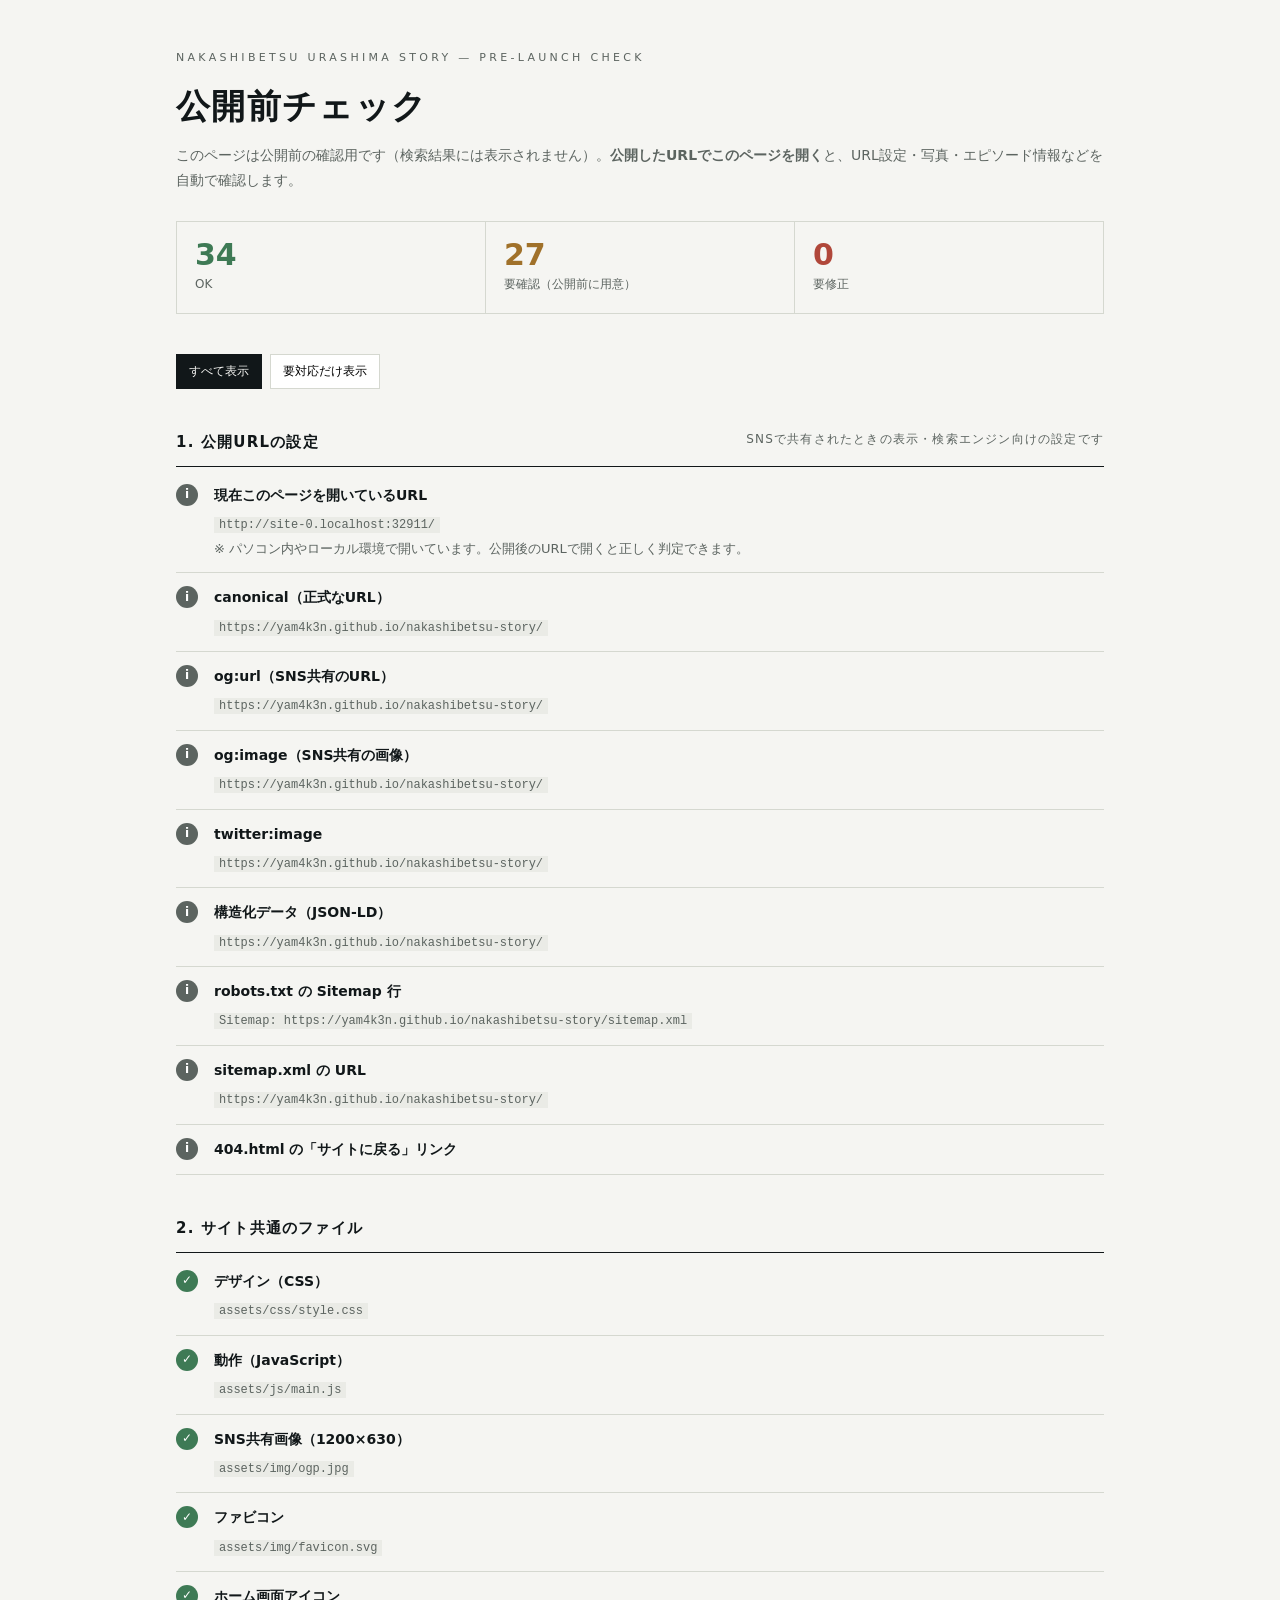
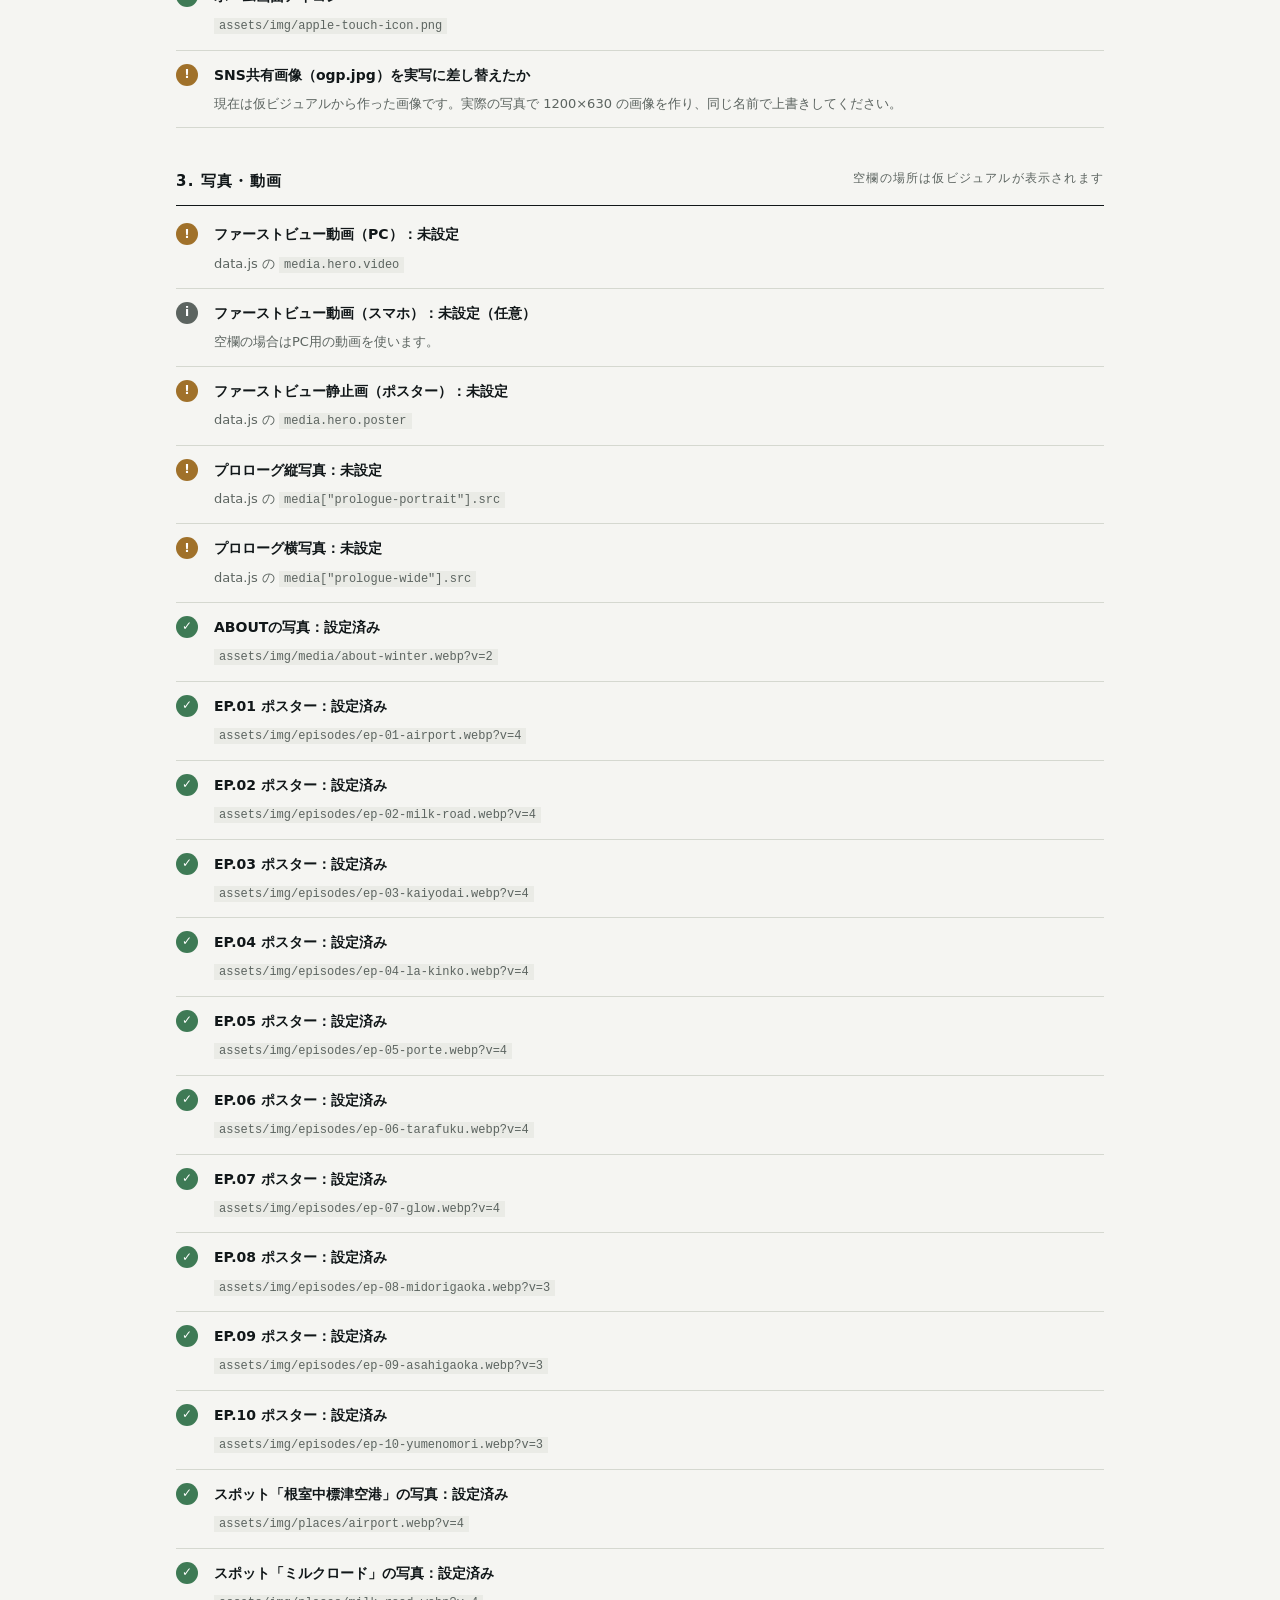
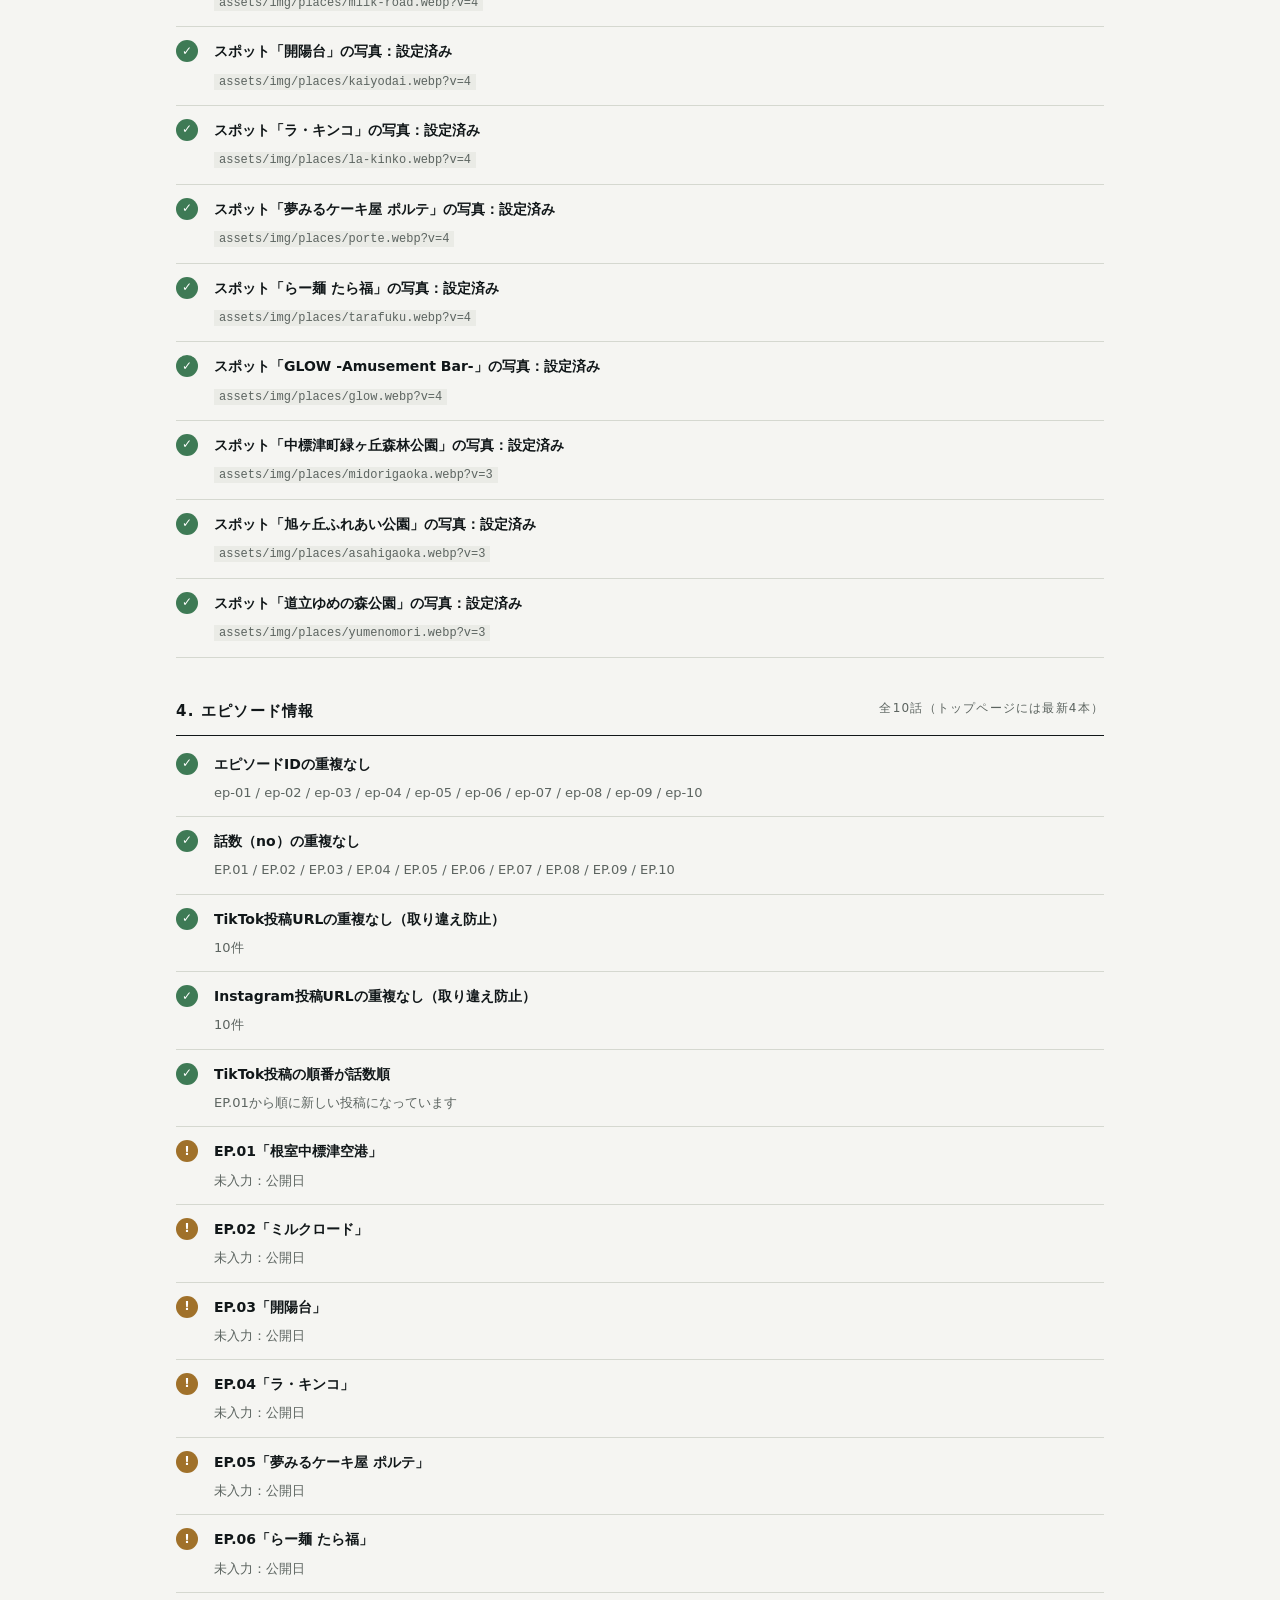
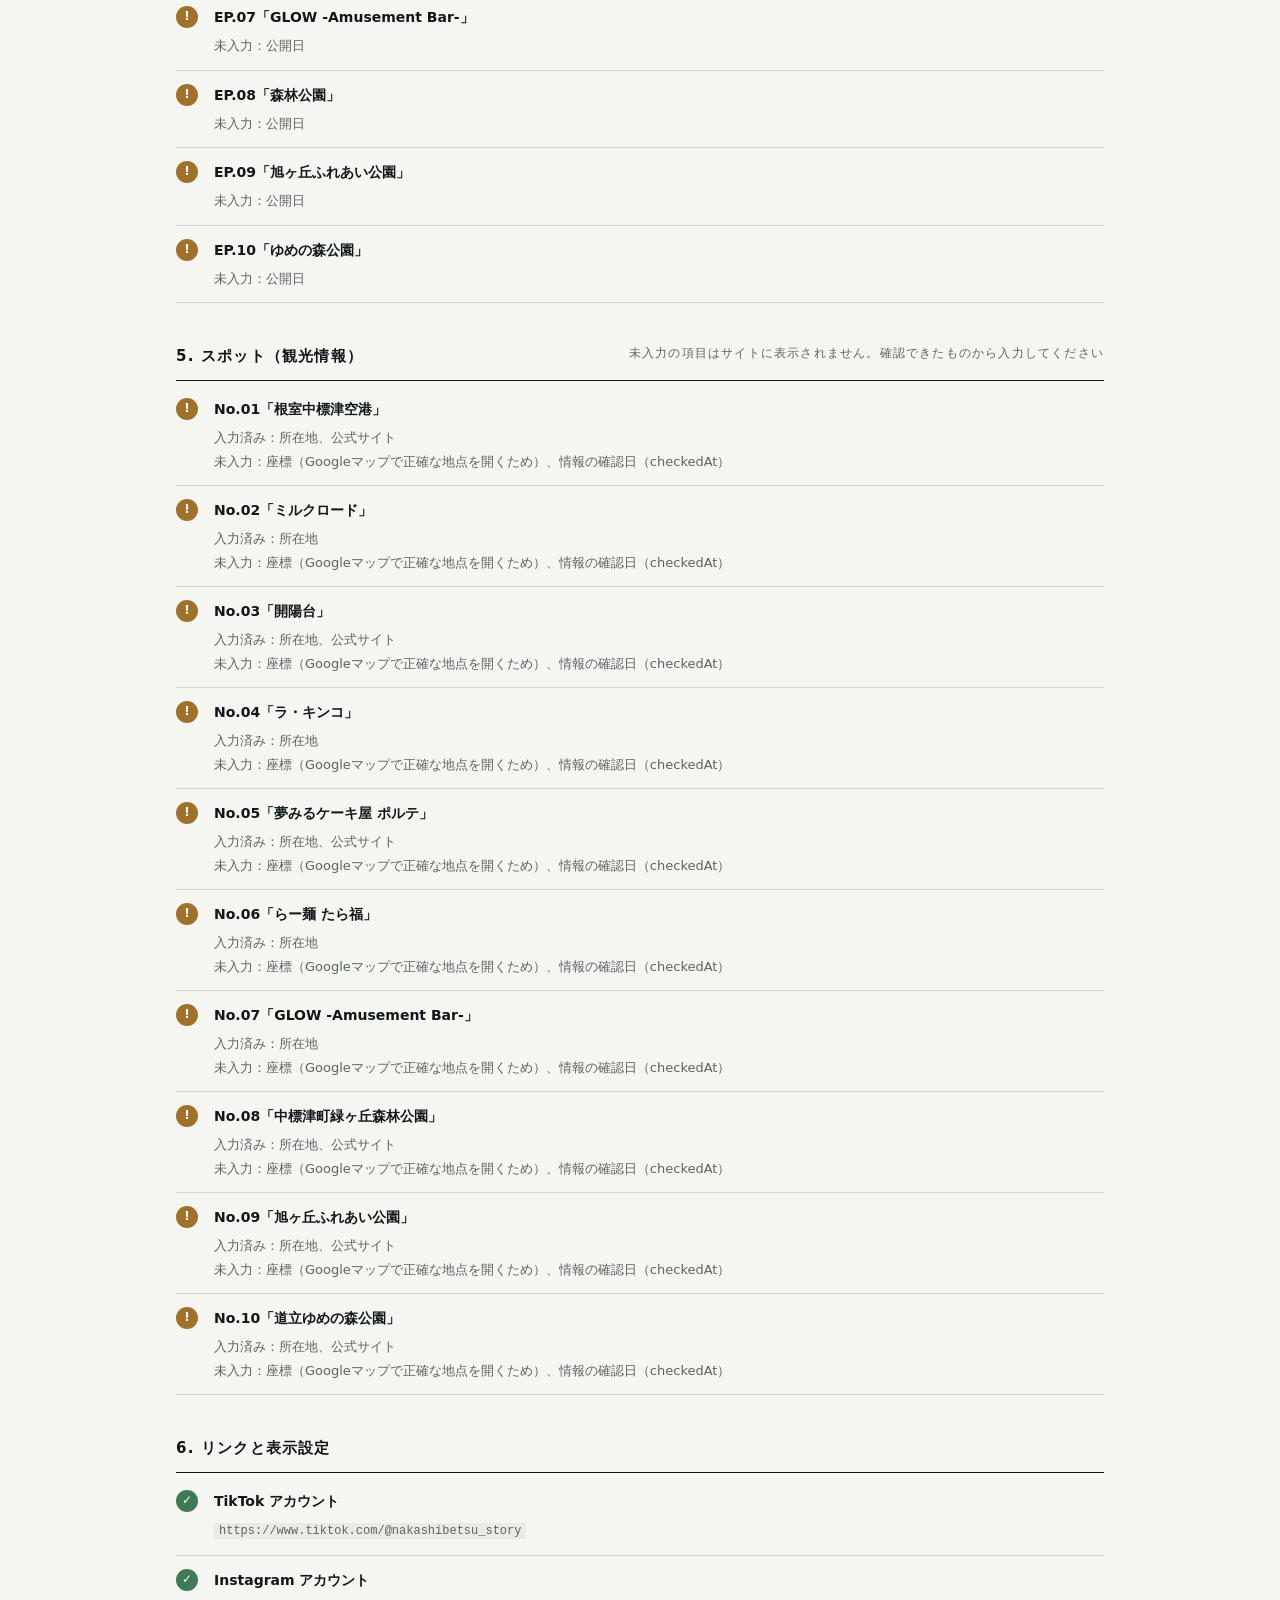
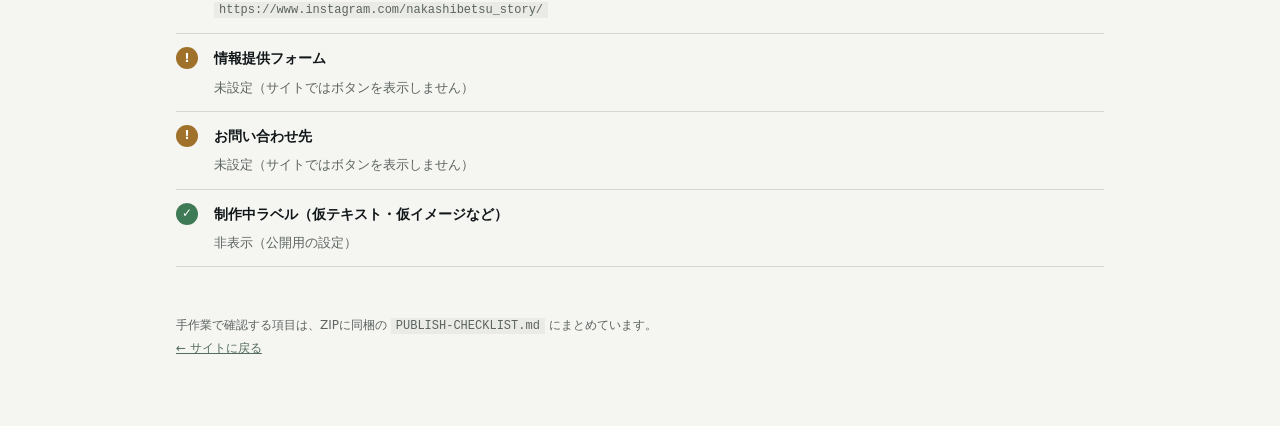
<file: check.html>
<!doctype html>
<html lang="ja">
<head>
<meta charset="utf-8">
<meta name="viewport" content="width=device-width, initial-scale=1">
<meta name="robots" content="noindex, nofollow">
<title>公開前チェック | 中標津浦島物語</title>
<link rel="icon" href="assets/img/favicon.svg" type="image/svg+xml">
<style>
/* 公開前チェック用の管理ページ（検索結果には出ません） */
:root{--ink:#111719;--paper:#F5F5F2;--paper-2:#EAEBE6;--moss:#536C5B;--stone:#5C6460;--rule:#D5D8D0;--ok:#3E7A55;--warn:#A0712A;--ng:#B0473A;
  --f:"Hiragino Sans","Hiragino Kaku Gothic ProN","Yu Gothic",system-ui,sans-serif;--mono:ui-monospace,SFMono-Regular,Menlo,Consolas,monospace}
*{box-sizing:border-box}
body{margin:0;background:var(--paper);color:var(--ink);font-family:var(--f);font-size:14px;line-height:1.8;-webkit-font-smoothing:antialiased}
.wrap{max-width:960px;margin:0 auto;padding:48px max(16px,env(safe-area-inset-right,0px)) 96px max(16px,env(safe-area-inset-left,0px))}
.k{font-size:11px;letter-spacing:.3em;text-transform:uppercase;color:var(--stone);margin:0}
h1{font-size:clamp(24px,4vw,34px);font-weight:600;letter-spacing:.04em;margin:8px 0 6px}
.lead{color:var(--stone);margin:0 0 28px}
.sum{display:grid;grid-template-columns:repeat(3,minmax(0,1fr));gap:1px;background:var(--rule);border:1px solid var(--rule);margin-bottom:40px}
.sum div{background:var(--paper);padding:16px 18px}
.sum b{display:block;font-size:30px;line-height:1.1;font-variant-numeric:tabular-nums}
.sum span{font-size:12px;color:var(--stone)}
.sum .ok b{color:var(--ok)}.sum .warn b{color:var(--warn)}.sum .ng b{color:var(--ng)}
section{margin-top:40px}
h2{font-size:15px;letter-spacing:.08em;margin:0 0 4px;padding-bottom:10px;border-bottom:1px solid var(--ink);display:flex;justify-content:space-between;gap:12px;flex-wrap:wrap}
h2 small{font-weight:400;color:var(--stone);font-size:12px}
ul{list-style:none;margin:0;padding:0}
li{display:grid;grid-template-columns:28px minmax(0,1fr);gap:4px 10px;padding:12px 0;border-bottom:1px solid var(--rule)}
.st{width:22px;height:22px;border-radius:50%;display:grid;place-items:center;color:#fff;font-size:12px;font-weight:700;margin-top:1px}
.st.ok{background:var(--ok)}.st.warn{background:var(--warn)}.st.ng{background:var(--ng)}.st.info{background:var(--stone)}
.t{font-weight:600}
.d{grid-column:2;color:var(--stone);font-size:13px;overflow-wrap:anywhere}
code{font-family:var(--mono);font-size:12px;background:var(--paper-2);padding:1px 5px}
.fix{grid-column:2;background:#fff;border:1px solid var(--rule);padding:12px 14px;margin-top:6px;font-size:13px}
.fix button{font:inherit;font-size:12px;border:1px solid var(--ink);background:var(--ink);color:var(--paper);padding:6px 12px;margin-top:8px;cursor:pointer}
.filter{display:flex;gap:8px;margin:0 0 8px;flex-wrap:wrap}
.filter button{font:inherit;font-size:12px;padding:6px 12px;border:1px solid var(--rule);background:#fff;cursor:pointer}
.filter button[aria-pressed="true"]{background:var(--ink);color:var(--paper);border-color:var(--ink)}
body.only-issues li.is-ok{display:none}
a{color:var(--moss)}
.note{margin-top:48px;font-size:12px;color:var(--stone)}
</style>
</head>
<body>
<main class="wrap">
  <p class="k">Nakashibetsu Urashima Story — Pre-launch check</p>
  <h1>公開前チェック</h1>
  <p class="lead">このページは公開前の確認用です（検索結果には表示されません）。<b>公開したURLでこのページを開く</b>と、URL設定・写真・エピソード情報などを自動で確認します。</p>
  <div class="sum" id="sum"></div>
  <div class="filter"><button id="fAll" aria-pressed="true">すべて表示</button><button id="fIssue" aria-pressed="false">要対応だけ表示</button></div>
  <div id="out"><p>確認しています…</p></div>
  <p class="note">手作業で確認する項目は、ZIPに同梱の <code>PUBLISH-CHECKLIST.md</code> にまとめています。<br><a href="./">← サイトに戻る</a></p>
</main>
<script src="assets/js/data.js"></script>
<script>
(async () => {
  const out = document.getElementById("out"), sums = { ok:0, warn:0, ng:0 };
  const sections = [];
  let cur;
  const sec = (title, sub="") => { cur = { title, sub, items: [] }; sections.push(cur); };
  const add = (st, t, d="", fix="") => { cur.items.push({ st, t, d, fix }); if (sums[st] !== undefined) sums[st]++; };
  const esc = s => String(s ?? "").replace(/[&<>"]/g, c => ({ "&":"&amp;","<":"&lt;",">":"&gt;",'"':"&quot;" }[c]));
  const exists = async url => { try { const r = await fetch(url, { method: "GET", cache: "no-store" }); return r.ok; } catch (_) { return false; } };
  const text = async url => { try { const r = await fetch(url, { cache: "no-store" }); return r.ok ? await r.text() : null; } catch (_) { return null; } };

  /* ---------- 1. 公開URL ---------- */
  const here = new URL("./", location.href).href;            // 実際の公開URL（このページのフォルダ）
  const isLocal = !/^https:$/.test(location.protocol) || /^(localhost|127\.|\[::1\])/.test(location.hostname);
  sec("1. 公開URLの設定", "SNSで共有されたときの表示・検索エンジン向けの設定です");
  const html = await text("index.html");
  let expected = null;
  if (!html) add("ng", "index.html が読み込めません", "このページを index.html と同じフォルダに置いてください。");
  else {
    const doc = new DOMParser().parseFromString(html, "text/html");
    const canon = doc.querySelector('link[rel="canonical"]')?.href || "";
    expected = canon;
    add(isLocal ? "info" : "ok", "現在このページを開いているURL", `<code>${esc(here)}</code>${isLocal ? "<br>※ パソコン内やローカル環境で開いています。公開後のURLで開くと正しく判定できます。" : ""}`);
    const fixMsg = from => `ZIPの各ファイルで <code>${esc(from)}</code> をすべて <code>${esc(here)}</code> に置き換えてください（対象：index.html / 404.html / robots.txt / sitemap.xml）。<br><button data-copy="${esc(here)}">正しいURLをコピー</button>`;
    const checks = [
      ["canonical（正式なURL）", canon],
      ["og:url（SNS共有のURL）", doc.querySelector('meta[property="og:url"]')?.content],
      ["og:image（SNS共有の画像）", doc.querySelector('meta[property="og:image"]')?.content?.replace(/assets\/img\/ogp\.jpg$/, "")],
      ["twitter:image", doc.querySelector('meta[name="twitter:image"]')?.content?.replace(/assets\/img\/ogp\.jpg$/, "")]
    ];
    try { const ld = JSON.parse(doc.querySelector('script[type="application/ld+json"]').textContent); checks.push(["構造化データ（JSON-LD）", ld["@graph"][0].url]); } catch (_) { checks.push(["構造化データ（JSON-LD）", ""]); }
    for (const [label, val] of checks) {
      if (!val) { add("ng", label, "設定が見つかりません。"); continue; }
      const match = val === here;
      add(match ? "ok" : (isLocal ? "info" : "ng"), label, `<code>${esc(val)}</code>`, match || isLocal ? "" : fixMsg(val));
    }
    const robots = await text("robots.txt"), sitemap = await text("sitemap.xml"), nf = await text("404.html");
    add(robots && robots.includes(here + "sitemap.xml") ? "ok" : (isLocal ? "info" : "ng"), "robots.txt の Sitemap 行", robots ? `<code>${esc((robots.match(/Sitemap:.*/) || [""])[0])}</code>` : "robots.txt がありません");
    add(sitemap && sitemap.includes(`<loc>${here}</loc>`) ? "ok" : (isLocal ? "info" : "ng"), "sitemap.xml の URL", sitemap ? `<code>${esc((sitemap.match(/<loc>(.*?)<\/loc>/) || ["",""])[1])}</code>` : "sitemap.xml がありません");
    add(nf && nf.includes(here) ? "ok" : (isLocal ? "info" : "warn"), "404.html の「サイトに戻る」リンク", nf ? "" : "404.html がありません");
  }

  /* ---------- 2. 共通ファイル ---------- */
  sec("2. サイト共通のファイル");
  for (const [f, label] of [["assets/css/style.css","デザイン（CSS）"],["assets/js/main.js","動作（JavaScript）"],["assets/img/ogp.jpg","SNS共有画像（1200×630）"],["assets/img/favicon.svg","ファビコン"],["assets/img/apple-touch-icon.png","ホーム画面アイコン"]])
    add(await exists(f) ? "ok" : "ng", label, `<code>${f}</code>`);
  add("warn", "SNS共有画像（ogp.jpg）を実写に差し替えたか", "現在は仮ビジュアルから作った画像です。実際の写真で 1200×630 の画像を作り、同じ名前で上書きしてください。");

  /* ---------- 3. 写真・動画 ---------- */
  sec("3. 写真・動画", "空欄の場所は仮ビジュアルが表示されます");
  const media = async (label, path, where) => {
    if (!path) { add("warn", `${label}：未設定`, `data.js の <code>${where}</code>`); return; }
    const ok = await exists(path);
    add(ok ? "ok" : "ng", `${label}：${ok ? "設定済み" : "ファイルが見つかりません"}`, `<code>${esc(path)}</code>${ok ? "" : "<br>ファイル名の大文字・小文字（.JPG と .jpg）や、フォルダの場所を確認してください。"}`);
  };
  const h = SITE.media.hero;
  await media("ファーストビュー動画（PC）", h.video, "media.hero.video");
  if (h.videoMobile) await media("ファーストビュー動画（スマホ）", h.videoMobile, "media.hero.videoMobile"); else add("info", "ファーストビュー動画（スマホ）：未設定（任意）", "空欄の場合はPC用の動画を使います。");
  await media("ファーストビュー静止画（ポスター）", h.poster, "media.hero.poster");
  for (const [k, label] of [["prologue-portrait","プロローグ縦写真"],["prologue-wide","プロローグ横写真"],["about","ABOUTの写真"]]) await media(label, SITE.media[k]?.src, `media["${k}"].src`);
  for (const e of SITE.episodes) await media(`EP.${e.no} ポスター`, e.image, `episodes（${e.id}）の image`);
  for (const p of SITE.places) await media(`スポット「${p.name}」の写真`, p.image, `places（${p.id}）の image`);

  /* ---------- 4. エピソード ---------- */
  sec("4. エピソード情報", `全${SITE.episodes.length}話（トップページには最新${SITE.homeEpisodes || 4}本）`);
  const ids = SITE.episodes.map(e => e.id), nos = SITE.episodes.map(e => e.no);
  add(new Set(ids).size === ids.length ? "ok" : "ng", "エピソードIDの重複なし", ids.join(" / "));
  add(new Set(nos).size === nos.length ? "ok" : "ng", "話数（no）の重複なし", nos.map(n => "EP." + n).join(" / "));
  const ttIds = SITE.episodes.map(e => (String(e.tiktok || "").match(/\/video\/(\d+)/) || [])[1]).filter(Boolean);
  const igIds = SITE.episodes.map(e => (String(e.instagram || "").match(/\/(?:reel|p)\/([\w-]+)/) || [])[1]).filter(Boolean);
  add(new Set(ttIds).size === ttIds.length ? "ok" : "ng", "TikTok投稿URLの重複なし（取り違え防止）", `${ttIds.length}件`);
  add(new Set(igIds).size === igIds.length ? "ok" : "ng", "Instagram投稿URLの重複なし（取り違え防止）", `${igIds.length}件`);
  // TikTokの動画番号は投稿日時の順に大きくなるため、話数順に並んでいるかで取り違えを検出
  const ordered = ttIds.every((id, i) => i === 0 || BigInt(id) > BigInt(ttIds[i - 1]));
  add(ordered ? "ok" : "warn", "TikTok投稿の順番が話数順", ordered ? "EP.01から順に新しい投稿になっています" : "話数と投稿順が一致しません。URLの取り違えがないか確認してください");
  for (const e of SITE.episodes) {
    const miss = [];
    if (!e.tiktok) miss.push("TikTok投稿URL");
    else if (!/^https:\/\/www\.tiktok\.com\/@nakashibetsu_story\/video\/\d+/.test(e.tiktok)) add("ng", `EP.${e.no} TikTok URLの形式`, `<code>${esc(e.tiktok)}</code>`);
    if (!e.instagram) miss.push("Instagram投稿URL");
    else if (!/^https:\/\/www\.instagram\.com\/(reel|p)\/[\w-]+\/?$/.test(e.instagram)) add("ng", `EP.${e.no} Instagram URLの形式`, `<code>${esc(e.instagram)}</code>`);
    if (!e.copy) miss.push("メインコピー（copy）");
    if (!e.published) miss.push("公開日");
    if (e.draft) miss.push("紹介文が仮（draft: true）");
    const badPlace = (e.places || []).filter(id => !SITE.places.some(p => p.id === id));
    if (badPlace.length) add("ng", `EP.${e.no}「${e.title}」：存在しないスポットID`, badPlace.join(", "));
    add(miss.length ? "warn" : "ok", `EP.${e.no}「${e.title}」`, miss.length ? "未入力：" + miss.join("、") : "すべて入力済み");
  }

  /* ---------- 5. スポット ---------- */
  sec("5. スポット（観光情報）", "未入力の項目はサイトに表示されません。確認できたものから入力してください");
  for (const p of SITE.places) {
    const have = [["address","所在地"],["hours","営業時間"],["closed","定休日"],["access","アクセス"],["official","公式サイト"],["lat","座標"]].filter(([k]) => p[k] != null && p[k] !== "").map(([,l]) => l);
    const need = [];
    if (!p.address) need.push("所在地");
    if (p.lat == null || p.lng == null) need.push("座標（Googleマップで正確な地点を開くため）");
    if (p.draft) need.push("説明文が仮（draft: true）");
    if (have.length && !p.checkedAt) need.push("情報の確認日（checkedAt）");
    add(need.length ? "warn" : "ok", `No.${p.no}「${p.name}」`, (have.length ? "入力済み：" + have.join("、") + "<br>" : "") + (need.length ? "未入力：" + need.join("、") : ""));
  }

  /* ---------- 6. リンク・表示設定 ---------- */
  sec("6. リンクと表示設定");
  add(SITE.links.tiktok ? "ok" : "ng", "TikTok アカウント", `<code>${esc(SITE.links.tiktok)}</code>`);
  add(SITE.links.instagram ? "ok" : "ng", "Instagram アカウント", `<code>${esc(SITE.links.instagram)}</code>`);
  add(SITE.links.form ? "ok" : "warn", "情報提供フォーム", SITE.links.form ? `<code>${esc(SITE.links.form)}</code>` : "未設定（サイトではボタンを表示しません）");
  add(SITE.links.contact ? "ok" : "warn", "お問い合わせ先", SITE.links.contact ? `<code>${esc(SITE.links.contact)}</code>` : "未設定（サイトではボタンを表示しません）");
  add(SITE.showDraftLabels ? "ng" : "ok", "制作中ラベル（仮テキスト・仮イメージなど）", SITE.showDraftLabels ? "表示中です。公開中は data.js の <code>showDraftLabels</code> を <code>false</code> にしてください。" : "非表示（公開用の設定）");

  /* ---------- render ---------- */
  const icon = { ok:"✓", warn:"!", ng:"×", info:"i" };
  out.innerHTML = sections.map(s => `<section><h2>${s.title}<small>${s.sub}</small></h2><ul>${s.items.map(i =>
    `<li class="is-${i.st}"><span class="st ${i.st}" aria-label="${{ok:"OK",warn:"要確認",ng:"要修正",info:"情報"}[i.st]}">${icon[i.st]}</span><span class="t">${i.t}</span>${i.d ? `<span class="d">${i.d}</span>` : ""}${i.fix ? `<div class="fix">${i.fix}</div>` : ""}</li>`).join("")}</ul></section>`).join("");
  document.getElementById("sum").innerHTML = `<div class="ok"><b>${sums.ok}</b><span>OK</span></div><div class="warn"><b>${sums.warn}</b><span>要確認（公開前に用意）</span></div><div class="ng"><b>${sums.ng}</b><span>要修正</span></div>`;
  out.addEventListener("click", ev => {
    const b = ev.target.closest("[data-copy]"); if (!b) return;
    navigator.clipboard?.writeText(b.dataset.copy).then(() => b.textContent = "コピーしました", () => b.textContent = b.dataset.copy);
  });
  const fA = document.getElementById("fAll"), fI = document.getElementById("fIssue");
  fA.onclick = () => { document.body.classList.remove("only-issues"); fA.setAttribute("aria-pressed","true"); fI.setAttribute("aria-pressed","false"); };
  fI.onclick = () => { document.body.classList.add("only-issues"); fI.setAttribute("aria-pressed","true"); fA.setAttribute("aria-pressed","false"); };
  document.body.dataset.done = "1";
})();
</script>
</body>
</html>
</file>
<file: assets/css/style.css>
/* Layout: 映画のタイトルシークエンス（黒の幕）と、余白の大きいトラベル誌の誌面（白）を交互に。12カラム・非対称。 */
:root{
  --ink:#111719; --ink-2:#1A2225; --paper:#F5F5F2; --paper-2:#EAEBE6;
  --moss:#536C5B; --moss-deep:#26332B; --stone:#5C6460; --ash:#A3AAA6;
  --rule:#D5D8D0; --rule-dark:#2C3538; --ember:#C9A46C;
  --f-display:"Archivo","Helvetica Neue",Arial,sans-serif;
  --f-mincho:"Shippori Mincho B1","Hiragino Mincho ProN","Yu Mincho","YuMincho",serif;
  --f-gothic:"Zen Kaku Gothic New","Hiragino Sans","Hiragino Kaku Gothic ProN","Yu Gothic",sans-serif;
  --gutter:clamp(16px,4.2vw,72px);
  --ease:cubic-bezier(.2,.7,.1,1);
  color-scheme:light;
}
*,*::before,*::after{box-sizing:border-box}
[hidden]{display:none!important}
html{-webkit-text-size-adjust:100%}
@media (prefers-reduced-motion:no-preference){html{scroll-behavior:smooth}}
body{margin:0;background:var(--paper);color:var(--ink);font-family:var(--f-gothic);font-size:16px;line-height:1.9;letter-spacing:.03em;-webkit-font-smoothing:antialiased;overflow-x:hidden}
img,video,canvas{display:block;max-width:100%}
a{color:inherit;text-decoration:none}
h1,h2,h3,p{margin:0}
button{font:inherit;color:inherit;background:none;border:0;padding:0;cursor:pointer}
:focus-visible{outline:2px solid var(--ember);outline-offset:3px}
.sr{position:absolute!important;width:1px;height:1px;overflow:hidden;clip:rect(0 0 0 0);white-space:nowrap}
.skip{position:fixed;left:16px;top:-60px;z-index:100;background:var(--paper);color:var(--ink);padding:8px 14px;font-size:14px}
.skip:focus{top:calc(env(safe-area-inset-top,0px) + 12px)}

.wrap{max-width:1480px;margin-inline:auto;padding-left:max(var(--gutter),env(safe-area-inset-left,0px));padding-right:max(var(--gutter),env(safe-area-inset-right,0px))}
section{scroll-margin-top:64px}

/* ---------- type primitives ---------- */
.eyebrow{font-family:var(--f-display);font-stretch:118%;font-weight:500;font-size:11px;letter-spacing:.32em;text-transform:uppercase;line-height:1.6}
.display{font-family:var(--f-display);font-stretch:125%;font-weight:250;text-transform:uppercase;letter-spacing:-.015em;line-height:.9;font-size:clamp(46px,9.2vw,152px);text-wrap:balance}
.catch{font-family:var(--f-mincho);font-weight:500;font-size:clamp(18px,1.7vw,24px);line-height:1.8;letter-spacing:.1em}
.sec-head{display:grid;grid-template-columns:minmax(0,1fr) minmax(0,auto);gap:24px 48px;align-items:end;margin-bottom:clamp(48px,7vw,112px)}
.sec-head .eyebrow{margin-bottom:18px;display:flex;gap:14px;align-items:center}
.sec-head .eyebrow::before{content:"";width:28px;height:1px;background:currentColor;opacity:.6}
.sec-aside{max-width:30em;font-size:14px;line-height:2}
.link-line{display:inline-flex;align-items:center;gap:14px;font-family:var(--f-display);font-stretch:118%;font-weight:500;font-size:12px;letter-spacing:.26em;text-transform:uppercase;padding-block:8px;border-bottom:1px solid currentColor;margin-top:20px}
.link-line i{font-style:normal;transition:transform .5s var(--ease)}
.link-line:hover i{transform:translateX(6px)}

/* ---------- header ---------- */
.site-head{position:fixed;inset:0 0 auto;z-index:50;color:var(--paper);padding-top:env(safe-area-inset-top,0px);transition:background-color .5s var(--ease),backdrop-filter .5s}
.site-head.solid{background:rgba(17,23,25,.88);-webkit-backdrop-filter:blur(14px);backdrop-filter:blur(14px)}
.head-in{display:flex;align-items:center;justify-content:space-between;gap:24px;height:68px}
.logo{display:flex;align-items:center;gap:12px;line-height:1}
.logo-mark{width:26px;height:26px;flex:none}
.logo-txt{display:flex;flex-direction:column;gap:5px}
.logo-en{font-family:var(--f-display);font-stretch:125%;font-weight:600;font-size:12px;letter-spacing:.3em}
.logo-ja{font-family:var(--f-mincho);font-size:10.5px;letter-spacing:.32em;opacity:.75}
.nav{display:flex;gap:clamp(18px,2.4vw,40px);align-items:center}
.nav a{font-family:var(--f-display);font-stretch:115%;font-weight:500;font-size:11.5px;letter-spacing:.24em;position:relative;padding-block:6px}
.nav a::after{content:"";position:absolute;left:0;right:0;bottom:0;height:1px;background:currentColor;transform:scaleX(0);transform-origin:right;transition:transform .5s var(--ease)}
.nav a:hover::after{transform:scaleX(1);transform-origin:left}
.nav .sns{opacity:.72;padding-left:clamp(18px,2.4vw,40px);border-left:1px solid rgba(245,245,242,.25)}
.nav .sns + .sns{padding-left:0;border:0}
.menu-btn{display:none;align-items:center;gap:10px;font-family:var(--f-display);font-stretch:118%;font-weight:500;font-size:11px;letter-spacing:.28em;padding:10px 0}
.menu-btn span{display:block;width:22px;height:7px;border-block:1px solid currentColor}
.menu{position:fixed;inset:0;z-index:49;overflow-y:auto;background:var(--ink);color:var(--paper);display:flex;flex-direction:column;justify-content:flex-end;padding-top:calc(env(safe-area-inset-top,0px) + 96px);padding-bottom:calc(env(safe-area-inset-bottom,0px) + 40px)}
.menu nav{display:flex;flex-direction:column;gap:6px}
.menu nav a{font-family:var(--f-display);font-stretch:125%;font-weight:250;font-size:clamp(34px,10vw,56px);line-height:1.15;text-transform:uppercase;display:flex;justify-content:space-between;align-items:baseline;border-bottom:1px solid var(--rule-dark);padding-block:6px}
.menu nav a small{font-family:var(--f-gothic);font-size:12px;letter-spacing:.14em;color:var(--ash);font-stretch:100%}
.menu .menu-sns{display:flex;gap:28px;margin-top:32px}
@media (max-width:900px){.nav{display:none}.menu-btn{display:inline-flex}}

/* ---------- frames (photo / video placeholders) ---------- */
.frame{position:relative;overflow:hidden;background:var(--ink-2);margin:0;max-width:100%}
.frame > canvas,.frame > img,.frame > video{position:absolute;inset:0;width:100%;height:100%;object-fit:cover}
.frame > canvas,.frame > img{transition:transform 1.4s var(--ease)}
.ph-tag{position:absolute;right:10px;bottom:9px;z-index:2;font-family:var(--f-display);font-stretch:118%;font-size:9px;letter-spacing:.22em;color:rgba(245,245,242,.62);pointer-events:none}

/* ---------- HERO ---------- */
.hero{position:relative;height:100svh;min-height:640px;max-height:1200px;background:#000;color:var(--paper);overflow:hidden;isolation:isolate}
.hero-media{position:absolute;inset:0}
.hero-shade{position:absolute;inset:0;z-index:1;background:
  linear-gradient(180deg,rgba(10,14,15,.62) 0%,rgba(10,14,15,0) 26%,rgba(10,14,15,0) 52%,rgba(10,14,15,.82) 100%),
  linear-gradient(90deg,rgba(10,14,15,.45) 0%,rgba(10,14,15,0) 55%)}
.lb{position:absolute;left:0;right:0;height:50.5%;background:#000;z-index:4;pointer-events:none}
.lb.t{top:0;transform-origin:top}.lb.b{bottom:0;transform-origin:bottom}
.hero-in{position:absolute;inset:0;z-index:2;display:grid;grid-template-columns:minmax(0,1fr) auto;grid-template-rows:1fr auto;column-gap:clamp(16px,4vw,64px);row-gap:28px;padding-top:calc(env(safe-area-inset-top,0px) + 116px);padding-bottom:clamp(28px,5vh,56px)}
.hero-meta{grid-column:1;grid-row:1;align-self:start;display:flex;flex-direction:column;gap:6px;color:rgba(245,245,242,.78)}
.hero-meta .eyebrow{font-size:10.5px}
.hero-copy{grid-column:2;grid-row:1 / -1;align-self:start;writing-mode:vertical-rl;white-space:nowrap;font-family:var(--f-mincho);font-weight:500;font-size:clamp(30px,min(3.9vw,5.4svh),62px);line-height:1.7;letter-spacing:.16em;margin:0;text-shadow:0 2px 30px rgba(0,0,0,.35)}
.hero-copy span{display:block;white-space:nowrap}
.hero-copy span:nth-child(2){padding-top:2.4em}
.hero-title{grid-column:1;grid-row:2;align-self:end;display:flex;flex-direction:column;gap:22px;min-width:0}
.h1{display:flex;flex-direction:column;gap:14px}
.h1-ja{font-family:var(--f-mincho);font-size:14px;letter-spacing:.5em;font-weight:500;display:flex;align-items:center;gap:14px}
.h1-ja::after{content:"";width:48px;height:1px;background:currentColor;opacity:.6}
.h1-en{font-family:var(--f-display);font-stretch:125%;font-weight:250;font-size:clamp(30px,min(6.6vw,10.4svh),108px);line-height:.92;letter-spacing:-.01em}
.h1-en b{font-weight:600}
.hero-sub{font-size:clamp(14px,1.2vw,17px);letter-spacing:.14em;color:rgba(245,245,242,.88)}
.cta{display:inline-flex;align-items:center;gap:18px;align-self:flex-start;margin-top:4px}
.cta-c{width:58px;height:58px;border-radius:50%;border:1px solid rgba(245,245,242,.6);display:grid;place-items:center;transition:background-color .5s var(--ease),color .5s var(--ease),transform .5s var(--ease)}
.cta-c svg{width:16px;height:16px}
.cta-t{font-family:var(--f-display);font-stretch:122%;font-weight:600;font-size:12px;letter-spacing:.3em}
.cta:hover .cta-c{background:var(--paper);color:var(--ink);transform:scale(1.06)}
.hero-scroll{grid-column:1;grid-row:2;align-self:end;justify-self:end;display:flex;flex-direction:column;align-items:center;gap:14px}
.hero-scroll .eyebrow{writing-mode:vertical-rl;font-size:10px;letter-spacing:.4em}
.scroll-line{width:1px;height:64px;background:rgba(245,245,242,.25);position:relative;overflow:hidden}
.scroll-line::after{content:"";position:absolute;left:0;top:0;width:1px;height:22px;background:var(--paper);animation:drip 2.4s var(--ease) infinite}
@keyframes drip{0%{transform:translateY(-24px)}100%{transform:translateY(70px)}}
@media (max-width:720px){
  .hero{min-height:700px}
  .hero-in{padding-top:calc(env(safe-area-inset-top,0px) + 92px)}
  .hero-title{grid-column:1 / -1}
  .hero-scroll{display:none}
  .hero-copy{font-size:clamp(26px,7.4vw,34px);letter-spacing:.12em}
  .hero-copy span:nth-child(2){padding-top:1.3em}
  .hero-meta .hide-sm{display:none}
  .cta-c{width:52px;height:52px}
}

/* hero intro sequence */
@media (prefers-reduced-motion:no-preference){
  .lb{animation:lbOpen 1.5s cubic-bezier(.7,0,.2,1) .25s both}
  .hero-media{animation:heroZoom 3.6s var(--ease) .2s both}
  .hero [data-in]{animation:rise 1.3s var(--ease) both;animation-delay:calc(1.1s + var(--d,0) * .14s)}
  .hero-copy span{animation:ink 1.8s var(--ease) both;animation-delay:calc(1.25s + var(--d,0) * .35s)}
}
@keyframes lbOpen{to{transform:scaleY(0)}}
@keyframes heroZoom{from{transform:scale(1.14)}to{transform:scale(1)}}
@keyframes rise{from{opacity:0;transform:translateY(18px)}to{opacity:1;transform:none}}
@keyframes ink{from{opacity:0;clip-path:inset(0 0 100% 0);filter:blur(4px)}to{opacity:1;clip-path:inset(0 0 0 0);filter:none}}

/* ---------- reveal on scroll ---------- */
.rv-wait{opacity:0;transform:translateY(28px)}
.rv-in{opacity:1;transform:none;transition:opacity 1.1s var(--ease),transform 1.1s var(--ease)}
.rv-wait .frame > canvas,.rv-wait .frame > img,.frame.rv-wait > canvas{transform:scale(1.1)}

/* ---------- PROLOGUE ---------- */
.prologue{padding-block:clamp(96px,14vw,220px) clamp(80px,10vw,160px)}
.pro-grid{display:grid;grid-template-columns:repeat(12,minmax(0,1fr));column-gap:clamp(16px,2.4vw,40px)}
.pro-lines{grid-column:1 / span 7;display:flex;flex-direction:column;gap:clamp(22px,2.6vw,40px);padding-top:clamp(0px,4vw,64px)}
.line{display:grid;grid-template-columns:7.2em minmax(0,1fr);align-items:baseline;gap:16px}
.tc{font-family:var(--f-display);font-stretch:100%;font-size:11px;letter-spacing:.12em;color:var(--stone);font-variant-numeric:tabular-nums}
.line .txt{font-family:var(--f-mincho);font-weight:500;font-size:clamp(19px,2.2vw,34px);line-height:1.6;letter-spacing:.08em;text-wrap:balance}
.line.key .txt{font-size:clamp(30px,4.4vw,68px);color:var(--moss);letter-spacing:.06em;line-height:1.3}
.line.key{margin-block:clamp(10px,2vw,28px)}
.line.small .txt{font-family:var(--f-gothic);font-size:15px;font-weight:400;letter-spacing:.08em;line-height:2;color:var(--stone)}
.pro-portrait{grid-column:9 / span 4;align-self:start}
.pro-portrait .frame{aspect-ratio:3/4}
.cap{display:flex;justify-content:space-between;gap:16px;padding-top:12px;font-size:11.5px;color:var(--stone);letter-spacing:.08em;border-top:1px solid var(--rule);margin-top:14px}
.cap .eyebrow{font-size:10px;color:var(--ink)}
.pro-wide{margin-top:clamp(72px,10vw,160px)}
.pro-wide .frame{aspect-ratio:2.39/1}
.pro-text{display:grid;grid-template-columns:repeat(12,minmax(0,1fr));column-gap:clamp(16px,2.4vw,40px);margin-top:clamp(48px,6vw,96px)}
.pro-text .eyebrow{grid-column:1 / span 3;color:var(--moss)}
.pro-text p.body{grid-column:4 / span 6;font-size:clamp(15px,1.15vw,17px);line-height:2.2;max-width:36em}
.pro-text .platforms{grid-column:4 / span 6;display:flex;flex-wrap:wrap;gap:12px 28px;margin-top:28px}
@media (max-width:900px){
  .pro-lines{grid-column:1 / -1}
  .pro-portrait{grid-column:4 / -1;margin-top:56px}
  .pro-text .eyebrow,.pro-text p.body,.pro-text .platforms{grid-column:1 / -1}
  .pro-text .eyebrow{margin-bottom:18px}
}
@media (max-width:560px){
  .line{grid-template-columns:1fr;gap:4px}
  .pro-portrait{grid-column:2 / -1}
  .pro-wide .frame{aspect-ratio:16/10}
  .pro-wide{margin-inline:calc(-1 * max(var(--gutter),env(safe-area-inset-left,0px)))}
  .pro-wide .cap{margin-inline:16px}
}

/* ---------- STORIES ---------- */
.stories{background:var(--ink);color:var(--paper);padding-block:clamp(96px,12vw,200px)}
.stories .sec-aside{color:var(--ash)}
.story-grid{display:grid;grid-template-columns:repeat(12,minmax(0,1fr));column-gap:clamp(16px,2.4vw,40px);row-gap:clamp(64px,7vw,128px)}
/* 4件ごとに同じ非対称パターンを繰り返す（エピソードが増えても崩れない） */
.story:nth-child(4n+1){grid-column:1 / span 6}
.story:nth-child(4n+2){grid-column:8 / span 5;margin-top:clamp(80px,16vw,280px)}
.story:nth-child(4n+3){grid-column:2 / span 4}
.story:nth-child(4n+4){grid-column:7 / span 6;margin-top:clamp(32px,5vw,80px)}
.story:nth-child(4n+4) .poster{aspect-ratio:3/2}
.story-link{display:block}
.poster{aspect-ratio:4/5;container-type:inline-size}
.story:nth-child(4n+1) .poster{aspect-ratio:3/4}
.poster-ui{position:absolute;inset:0;z-index:2;padding:max(14px,4.5cqi);display:grid;grid-template-columns:minmax(0,1fr) auto;grid-template-rows:auto minmax(0,1fr) auto;color:var(--paper);background:linear-gradient(180deg,rgba(10,14,15,.42),rgba(10,14,15,0) 28%,rgba(10,14,15,0) 62%,rgba(10,14,15,.66))}
.p-ep{grid-area:1/1;font-family:var(--f-display);font-stretch:62%;font-weight:600;font-size:max(28px,9cqi);line-height:.85;letter-spacing:0}
.p-badge{grid-area:1/2;justify-self:end;align-self:start;font-family:var(--f-display);font-stretch:118%;font-weight:600;font-size:9.5px;letter-spacing:.26em;border:1px solid rgba(245,245,242,.55);padding:5px 8px 4px}
.p-title{grid-area:2/2;justify-self:end;align-self:start;margin-top:max(14px,4cqi);writing-mode:vertical-rl;font-family:var(--f-mincho);font-weight:500;font-size:max(14px,min(12cqw,calc(56cqw / var(--len,4))));line-height:1.55;letter-spacing:.14em;max-height:100%;text-shadow:0 1px 24px rgba(0,0,0,.4)}
.p-credit{grid-area:3/1/4/3;font-family:var(--f-display);font-stretch:125%;font-size:max(8.5px,1.9cqi);letter-spacing:.26em;line-height:1.7;opacity:.82}
.story-meta{padding-top:22px;display:flex;flex-direction:column;gap:10px;max-width:34em}
.story-cat{display:flex;gap:12px;align-items:center;font-size:12px;letter-spacing:.14em;color:var(--ash)}
.story-cat span{font-family:var(--f-display);font-stretch:118%;font-weight:600;font-size:10.5px;letter-spacing:.28em;color:var(--paper)}
.story-title{font-family:var(--f-mincho);font-weight:500;font-size:clamp(20px,1.9vw,28px);line-height:1.5;letter-spacing:.06em}
.story-lead{font-size:14px;line-height:2;color:rgba(245,245,242,.74)}
.story-places{font-size:12px;color:var(--ash);letter-spacing:.06em}
.story-more{display:inline-flex;gap:12px;align-items:center;font-family:var(--f-display);font-stretch:118%;font-weight:600;font-size:11px;letter-spacing:.26em;margin-top:6px}
.story-more i{font-style:normal;transition:transform .5s var(--ease)}
.story-link:hover .frame > canvas,.story-link:hover .frame > img{transform:scale(1.045)}
.story-link:hover .story-more i{transform:translateX(6px)}
.stories-foot{display:flex;justify-content:space-between;align-items:end;flex-wrap:wrap;gap:24px;margin-top:clamp(72px,8vw,140px);padding-top:28px;border-top:1px solid var(--rule-dark)}
.stories-foot p{font-size:12.5px;color:var(--ash);max-width:40em}
@media (max-width:900px){
  .story:nth-child(n){grid-column:span 6;margin-top:0}
  .story:nth-child(even){margin-top:96px}
  .story:nth-child(n) .poster{aspect-ratio:4/5}
}
@media (max-width:600px){
  .story:nth-child(n){grid-column:1 / -1;margin-top:0}
  .sec-head{grid-template-columns:1fr}
}

/* ---------- PLACES ---------- */
.places{padding-block:clamp(96px,12vw,200px)}
.filters{display:flex;gap:8px;overflow-x:auto;scrollbar-width:none;padding-bottom:4px;margin-bottom:clamp(40px,5vw,72px);border-bottom:1px solid var(--rule)}
.filters::-webkit-scrollbar{display:none}
.fbtn{flex:none;display:flex;flex-direction:column;align-items:flex-start;gap:2px;padding:14px 18px 16px;position:relative;color:var(--stone);transition:color .3s}
.fbtn b{font-family:var(--f-display);font-stretch:118%;font-weight:600;font-size:11.5px;letter-spacing:.24em}
.fbtn small{font-size:11px;letter-spacing:.12em}
.fbtn::after{content:"";position:absolute;left:18px;right:18px;bottom:-4px;height:2px;background:var(--ink);transform:scaleX(0);transition:transform .5s var(--ease)}
.fbtn[aria-pressed="true"]{color:var(--ink)}
.fbtn[aria-pressed="true"]::after{transform:scaleX(1)}
.fbtn:hover{color:var(--ink)}
.place-grid{display:grid;grid-template-columns:repeat(12,minmax(0,1fr));column-gap:clamp(16px,2.4vw,40px);row-gap:clamp(56px,6vw,104px);align-items:start}
.place.sz-a{grid-column:span 7}.place.sz-a .frame{aspect-ratio:16/11}
.place.sz-b{grid-column:span 5}.place.sz-b .frame{aspect-ratio:4/5}
.place.sz-b.off{margin-top:clamp(48px,9vw,160px)}
.place a{display:block}
.place .frame{background:var(--paper-2)}
.place a:hover .frame > canvas,.place a:hover .frame > img{transform:scale(1.045)}
.tag-sample{position:absolute;left:12px;top:12px;z-index:2;font-family:var(--f-display);font-stretch:118%;font-weight:600;font-size:9.5px;letter-spacing:.26em;color:var(--paper);background:rgba(17,23,25,.55);padding:5px 8px 4px;-webkit-backdrop-filter:blur(6px);backdrop-filter:blur(6px)}
.place-meta{display:grid;grid-template-columns:auto minmax(0,1fr);column-gap:20px;padding-top:18px}
.place-no{grid-row:1 / span 4;font-family:var(--f-display);font-stretch:62%;font-weight:600;font-size:clamp(34px,3.4vw,52px);line-height:.9;color:var(--moss);font-variant-numeric:tabular-nums}
.place-cat{font-family:var(--f-display);font-stretch:118%;font-weight:600;font-size:10.5px;letter-spacing:.26em;color:var(--stone)}
.place h3{font-family:var(--f-mincho);font-weight:500;font-size:clamp(20px,1.8vw,26px);line-height:1.45;letter-spacing:.06em;margin-top:4px}
.place-en{font-family:var(--f-display);font-stretch:112%;font-size:12px;letter-spacing:.14em;color:var(--stone)}
.place-desc{font-size:14px;line-height:2;margin-top:8px;max-width:32em;grid-column:2}
.place-ep{grid-column:2;font-size:12px;color:var(--moss);letter-spacing:.08em;margin-top:6px}
.places-note{margin-top:clamp(56px,6vw,96px);font-size:12.5px;color:var(--stone);display:flex;gap:16px;flex-wrap:wrap;justify-content:space-between;align-items:end}
@media (max-width:900px){
  .place.sz-a,.place.sz-b{grid-column:span 6}
  .place.sz-a .frame,.place.sz-b .frame{aspect-ratio:4/5}
  .place.sz-b.off{margin-top:0}
  .place.wide-md{grid-column:1 / -1}.place.wide-md .frame{aspect-ratio:16/10}
}
@media (max-width:600px){.place.sz-a,.place.sz-b{grid-column:1 / -1}.place .frame,.place.wide-md .frame{aspect-ratio:5/4}}

/* ---------- MAP ---------- */
.mapsec{background:var(--paper-2);padding-block:clamp(96px,12vw,200px)}
.map-layout{display:grid;grid-template-columns:minmax(0,7fr) minmax(0,5fr);gap:clamp(24px,3vw,56px);align-items:start}
.map-box{position:relative;aspect-ratio:5/4;background:#E2E3DC;overflow:hidden}
.map-box svg{position:absolute;inset:0;width:100%;height:100%}
.pin{position:absolute;overflow:visible;transform:translate(-50%,-50%);width:34px;height:34px;border-radius:50%;background:var(--ink);color:var(--paper);font-family:var(--f-display);font-stretch:100%;font-weight:600;font-size:12px;display:grid;place-items:center;box-shadow:0 0 0 4px rgba(226,227,220,.9);transition:transform .4s var(--ease),background-color .3s;z-index:2;font-variant-numeric:tabular-nums}
.pin.sample{background:var(--paper);color:var(--ink);box-shadow:0 0 0 1px var(--ink),0 0 0 4px rgba(226,227,220,.9)}
.pin:hover{transform:translate(-50%,-50%) scale(1.12)}
.pin[aria-pressed="true"]{background:var(--moss);color:var(--paper);transform:translate(-50%,-50%) scale(1.22);z-index:3;box-shadow:0 0 0 4px rgba(226,227,220,.9),0 0 0 12px rgba(83,108,91,.22)}
.map-legend{display:flex;flex-wrap:wrap;gap:8px 22px;justify-content:space-between;margin-top:14px;font-size:11.5px;color:var(--stone);letter-spacing:.06em}
.map-legend span{display:inline-flex;align-items:center;gap:8px}
.lg-dot{width:10px;height:10px;border-radius:50%;background:var(--ink)}
.lg-dot.o{background:var(--paper);box-shadow:0 0 0 1px var(--ink)}
.spot-index{display:flex;gap:6px;overflow-x:auto;scrollbar-width:none;margin-top:18px;padding-bottom:4px}
.spot-index::-webkit-scrollbar{display:none}
.spot-index button{flex:none;font-size:12px;letter-spacing:.06em;padding:8px 14px;border:1px solid var(--rule);background:var(--paper);transition:border-color .3s,background-color .3s}
.spot-index button b{font-family:var(--f-display);font-weight:600;margin-right:8px;font-variant-numeric:tabular-nums}
.spot-index button[aria-pressed="true"]{border-color:var(--ink);background:var(--ink);color:var(--paper)}
.panel{background:var(--paper);position:sticky;top:88px}
.panel .frame{aspect-ratio:16/10}
.panel-body{padding:clamp(22px,2.4vw,36px)}
.panel-top{display:flex;align-items:center;gap:14px;margin-bottom:10px}
.panel-no{font-family:var(--f-display);font-stretch:62%;font-weight:600;font-size:40px;line-height:.9;color:var(--moss)}
.panel h3{font-family:var(--f-mincho);font-weight:500;font-size:clamp(22px,2vw,30px);line-height:1.4;letter-spacing:.06em}
.panel .place-en{margin-bottom:14px}
.panel p.desc{font-size:14px;line-height:2}
.facts{margin:22px 0 0;display:grid;grid-template-columns:auto minmax(0,1fr);border-top:1px solid var(--rule)}
.facts dt,.facts dd{margin:0;padding:12px 0;border-bottom:1px solid var(--rule);font-size:13px}
.facts dt{font-family:var(--f-display);font-stretch:112%;font-weight:600;font-size:10px;letter-spacing:.22em;color:var(--stone);padding-right:20px;padding-top:15px}
.facts dd a{border-bottom:1px solid currentColor}
.facts .muted{color:var(--stone)}
.panel-actions{display:flex;flex-wrap:wrap;gap:10px;margin-top:22px}
.btn{display:inline-flex;align-items:center;gap:10px;padding:13px 18px;font-size:12.5px;letter-spacing:.1em;border:1px solid var(--ink);transition:background-color .3s,color .3s}
.btn.solid{background:var(--ink);color:var(--paper)}
.btn:hover{background:var(--moss);border-color:var(--moss);color:var(--paper)}
.btn[aria-disabled="true"]{opacity:.45;pointer-events:none}
@media (max-width:900px){.map-layout{grid-template-columns:1fr}.panel{position:static}.map-box{aspect-ratio:1/1}}

/* ---------- ABOUT ---------- */
.about{padding-block:clamp(96px,12vw,200px)}
.about-grid{display:grid;grid-template-columns:repeat(12,minmax(0,1fr));column-gap:clamp(16px,2.4vw,40px);row-gap:56px}
.quote{grid-column:1 / span 8;font-family:var(--f-mincho);font-weight:500;font-size:clamp(24px,3.2vw,50px);line-height:1.65;letter-spacing:.06em;text-wrap:balance}
.quote em{font-style:normal;color:var(--moss)}
.about-frame{grid-column:10 / span 3;grid-row:1 / span 2;align-self:start}
.about-frame .frame{aspect-ratio:3/4}
.cols{grid-column:1 / span 8;display:grid;grid-template-columns:1fr 1fr;gap:clamp(24px,3vw,56px)}
.col h3{font-family:var(--f-display);font-stretch:118%;font-weight:600;font-size:11px;letter-spacing:.28em;margin-bottom:16px;padding-bottom:12px;border-bottom:1px solid var(--rule)}
.col p{font-size:14.5px;line-height:2.15}
.note{font-size:11.5px;color:var(--stone);margin-top:14px}
.steps{grid-column:1 / -1;margin-top:clamp(32px,5vw,80px);border-top:1px solid var(--ink)}
.steps-head{display:flex;justify-content:space-between;gap:24px;flex-wrap:wrap;padding-block:18px}
.steps ol{list-style:none;margin:0;padding:0;display:grid;grid-template-columns:repeat(4,minmax(0,1fr));border-top:1px solid var(--rule)}
.steps li{padding:26px 22px 30px 0;border-right:1px solid var(--rule);display:flex;flex-direction:column;gap:10px}
.steps li + li{padding-left:22px}
.steps li:last-child{border-right:0}
.st-n{font-family:var(--f-display);font-stretch:62%;font-weight:600;font-size:44px;line-height:.9;color:var(--moss);font-variant-numeric:tabular-nums}
.st-en{font-family:var(--f-display);font-stretch:118%;font-weight:600;font-size:10.5px;letter-spacing:.28em}
.st-ja{font-family:var(--f-mincho);font-size:20px;letter-spacing:.08em}
.steps li p{font-size:13px;line-height:1.95;color:var(--stone)}
.loop{display:flex;align-items:center;gap:14px;padding-top:18px;font-size:13.5px;letter-spacing:.06em}
.loop svg{width:22px;height:22px;flex:none;color:var(--moss)}
.platform-row{grid-column:1 / -1;display:grid;grid-template-columns:1fr 1fr;gap:clamp(16px,2.4vw,40px)}
.platform{display:grid;grid-template-columns:auto minmax(0,1fr);gap:4px 20px;padding:26px 0;border-top:1px solid var(--rule)}
.platform .k{grid-row:1 / span 2;font-family:var(--f-display);font-stretch:118%;font-weight:600;font-size:10.5px;letter-spacing:.28em;color:var(--stone);padding-top:6px;width:8.5em}
.platform .v{font-family:var(--f-mincho);font-size:20px;letter-spacing:.06em}
.platform p{font-size:13px;color:var(--stone)}
.credits{grid-column:1 / -1;display:grid;grid-template-columns:repeat(3,minmax(0,1fr));gap:24px;padding-top:28px;border-top:1px solid var(--ink)}
.credits div{display:flex;flex-direction:column;gap:6px}
.credits dt{font-family:var(--f-display);font-stretch:118%;font-weight:600;font-size:10px;letter-spacing:.3em;color:var(--stone)}
.credits dd{margin:0;font-size:14px;letter-spacing:.08em}
@media (max-width:900px){
  .quote,.cols{grid-column:1 / -1}
  .about-frame{grid-column:5 / -1;grid-row:auto}
  .steps ol{grid-template-columns:1fr 1fr}
  .steps li:nth-child(2){border-right:0}
  .steps li:nth-child(3){padding-left:0}
  .steps li:nth-child(n+3){border-top:1px solid var(--rule)}
}
@media (max-width:600px){
  .cols,.platform-row,.credits{grid-template-columns:1fr}
  .about-frame{grid-column:3 / -1}
  .steps ol{grid-template-columns:1fr}
  .steps li,.steps li + li{padding:22px 0;border-right:0;border-top:1px solid var(--rule)}
  .steps li:first-child{border-top:0}
}

/* ---------- JOIN ---------- */
.join{background:var(--moss-deep);color:var(--paper);padding-block:clamp(96px,12vw,200px);position:relative;overflow:hidden}
.join .display{color:var(--paper)}
.join-catch{font-family:var(--f-mincho);font-weight:500;font-size:clamp(24px,3vw,46px);line-height:1.6;letter-spacing:.08em;margin-top:clamp(28px,3vw,48px);max-width:18em;text-wrap:balance}
.asks{display:grid;grid-template-columns:repeat(3,minmax(0,1fr));gap:clamp(16px,2.4vw,40px);margin-top:clamp(56px,7vw,112px);border-top:1px solid rgba(245,245,242,.22)}
.ask{padding-top:24px;display:flex;flex-direction:column;gap:10px}
.ask .eyebrow{color:rgba(245,245,242,.6)}
.ask h3{font-family:var(--f-mincho);font-weight:500;font-size:clamp(20px,1.8vw,26px);letter-spacing:.08em}
.ask p{font-size:13.5px;line-height:2;color:rgba(245,245,242,.78)}
.join-cta{display:flex;flex-wrap:wrap;align-items:center;gap:16px 28px;margin-top:clamp(56px,6vw,96px)}
.btn-light{display:inline-flex;align-items:center;gap:14px;padding:18px 26px;background:var(--paper);color:var(--ink);font-size:14px;letter-spacing:.1em;transition:background-color .3s,color .3s}
.btn-light:hover{background:var(--ember)}
.btn-light i{font-style:normal;transition:transform .5s var(--ease)}
.btn-light:hover i{transform:translateX(5px)}
.join-alt{font-size:13px;color:rgba(245,245,242,.78);display:flex;gap:20px;flex-wrap:wrap}
.join-alt a{border-bottom:1px solid rgba(245,245,242,.5)}
.join-note{font-size:11.5px;color:rgba(245,245,242,.6);margin-top:28px;max-width:46em}
@media (max-width:760px){.asks{grid-template-columns:1fr}}

/* ---------- FOOTER ---------- */
.foot{background:var(--ink);color:var(--paper);padding-top:clamp(72px,9vw,140px);padding-bottom:calc(env(safe-area-inset-bottom,0px) + 32px);overflow:hidden}
.foot-grid{display:grid;grid-template-columns:minmax(0,5fr) repeat(3,minmax(0,2fr));gap:40px clamp(16px,2.4vw,40px)}
.foot .logo-en{font-size:13px}
.foot p.lede{font-family:var(--f-mincho);font-size:15px;letter-spacing:.1em;margin-top:24px;color:rgba(245,245,242,.82)}
.foot h4{margin:0 0 16px;font-family:var(--f-display);font-stretch:118%;font-weight:600;font-size:10px;letter-spacing:.3em;color:var(--ash)}
.foot ul{list-style:none;margin:0;padding:0;display:flex;flex-direction:column;gap:8px;font-size:13.5px;letter-spacing:.06em}
.foot ul a:hover{color:var(--ember)}
.wordmark{font-family:var(--f-display);font-stretch:125%;font-weight:200;font-size:clamp(48px,12.6vw,232px);line-height:.8;letter-spacing:-.02em;margin-top:clamp(64px,8vw,128px);white-space:nowrap;color:rgba(245,245,242,.92)}
.foot-bottom{display:flex;flex-wrap:wrap;justify-content:space-between;gap:12px 24px;margin-top:28px;padding-top:20px;border-top:1px solid var(--rule-dark);font-size:11.5px;color:var(--ash);letter-spacing:.06em}
.foot-credits{margin-top:28px;padding-top:20px;border-top:1px solid var(--rule-dark);font-size:11.5px;line-height:1.8;color:var(--ash);letter-spacing:.04em}
.foot-credits h4{margin-bottom:12px}
.foot .foot-credits ul{gap:10px;font-size:11.5px;letter-spacing:.04em}
.foot-credits li{display:grid;grid-template-columns:minmax(0,16em) minmax(0,1fr);gap:4px 24px}
.foot-credits .fc-where{color:rgba(245,245,242,.72)}
.foot-credits a{text-decoration:underline;text-underline-offset:3px;text-decoration-color:rgba(245,245,242,.3)}
.foot-credits a:hover{color:var(--ember)}
.foot-credits p{margin:12px 0 0}
@media (max-width:600px){.foot-credits li{grid-template-columns:minmax(0,1fr)}}
@media (max-width:820px){.foot-grid{grid-template-columns:1fr 1fr}.foot-grid > div:first-child{grid-column:1 / -1}}

/* ---------- toast ---------- */
.toast{position:fixed;left:50%;bottom:calc(env(safe-area-inset-bottom,0px) + 24px);transform:translate(-50%,20px);z-index:80;background:var(--ink);color:var(--paper);padding:14px 20px;font-size:13px;letter-spacing:.06em;max-width:calc(100vw - 32px);opacity:0;pointer-events:none;transition:opacity .4s,transform .4s var(--ease);box-shadow:0 10px 40px rgba(0,0,0,.25)}
.toast.show{opacity:1;transform:translate(-50%,0)}

@media (prefers-reduced-motion:reduce){
  *,*::before,*::after{animation-duration:.01ms!important;animation-iteration-count:1!important;transition-duration:.01ms!important}
  .lb{display:none}
}

/* =========================================================
   v2 additions
   ========================================================= */
html.lock,html.lock body{overflow:hidden}
.muted{color:var(--stone)}
.cat-ja{letter-spacing:.08em;font-weight:400}
.soon{display:inline-block;margin-left:10px;font-size:10px;letter-spacing:.14em;padding:2px 7px 1px;border:1px solid currentColor;opacity:.75;vertical-align:2px;line-height:1.6}


.follow-row{display:flex;flex-wrap:wrap;gap:4px 32px}
.follow-row .link-line{margin-top:0;color:var(--paper)}
.stories-foot p{flex:1 1 260px}

/* buttons on dark */
.btn-ghost{display:inline-flex;align-items:center;gap:12px;padding:17px 22px;border:1px solid rgba(245,245,242,.45);color:var(--paper);font-size:14px;letter-spacing:.08em;transition:background-color .3s,border-color .3s}
.btn-ghost:hover{background:rgba(245,245,242,.1);border-color:var(--paper)}
.btn-ghost i,.btn-light i{font-style:normal}
.btn-ghost[aria-disabled="true"]{opacity:.6;cursor:default}
.btn-ghost[aria-disabled="true"]:hover{background:none;border-color:rgba(245,245,242,.45)}
.join-cta{gap:12px}

/* filters */
.fbtn sup{font-family:var(--f-display);font-stretch:100%;font-size:9.5px;letter-spacing:0;margin-left:6px;vertical-align:4px;opacity:.7}
.place-empty{grid-column:1 / -1;padding:56px 0;border-top:1px solid var(--rule);border-bottom:1px solid var(--rule);font-family:var(--f-mincho);font-size:clamp(17px,1.6vw,21px);line-height:2;letter-spacing:.06em}
.place-empty a{border-bottom:1px solid currentColor;color:var(--moss)}

/* map */
.map-tag{position:absolute;left:14px;bottom:14px;z-index:2;display:flex;flex-direction:column;gap:2px;font-family:var(--f-display);font-stretch:118%;font-weight:600;font-size:10px;letter-spacing:.3em;color:var(--ink);background:rgba(245,245,242,.82);padding:8px 11px 7px;pointer-events:none}
.map-tag span{font-family:var(--f-gothic);font-weight:500;font-size:11px;letter-spacing:.1em;color:var(--stone)}
/* 360px以下：地図が小さくなるため、概略図の表示を小さくしてピンと重ならないようにする */
@media (max-width:360px){.map-tag{left:8px;bottom:8px;padding:5px 8px 4px;font-size:9px;letter-spacing:.24em;gap:1px}.map-tag span{font-size:10px}}
.pin-label{position:absolute;left:50%;top:calc(100% + 8px);transform:translateX(-50%);white-space:nowrap;font-family:var(--f-gothic);font-weight:500;font-size:11.5px;letter-spacing:.06em;color:var(--ink);background:rgba(245,245,242,.9);padding:2px 8px;pointer-events:none}
.gm-note{font-size:11.5px;color:var(--stone);margin-top:12px;line-height:1.8}
.map-legend{margin:14px 0 0}

/* ---------- mobile quick dock ---------- */
.dock{display:none}
@media (max-width:900px){
  .dock{display:grid;grid-template-columns:repeat(4,1fr);position:fixed;z-index:45;left:max(12px,env(safe-area-inset-left,0px));right:max(12px,env(safe-area-inset-right,0px));bottom:calc(env(safe-area-inset-bottom,0px) + 12px);background:rgba(17,23,25,.9);-webkit-backdrop-filter:blur(16px);backdrop-filter:blur(16px);color:var(--paper);box-shadow:0 12px 40px rgba(0,0,0,.28);transform:translateY(calc(100% + 40px));transition:transform .55s var(--ease);max-width:560px;margin-inline:auto}
  .dock.on{transform:none}
  .dock a{display:flex;flex-direction:column;align-items:center;gap:1px;padding:11px 4px 10px;position:relative;min-height:52px;justify-content:center}
  .dock a + a::before{content:"";position:absolute;left:0;top:14px;bottom:14px;width:1px;background:rgba(245,245,242,.14)}
  .dock b{font-family:var(--f-display);font-stretch:118%;font-weight:600;font-size:10px;letter-spacing:.2em}
  .dock span{font-size:10.5px;letter-spacing:.06em;color:var(--ash)}
  .dock a[aria-current] b{color:var(--ember)}
  .foot{padding-bottom:calc(env(safe-area-inset-bottom,0px) + 96px)}
  .toast{bottom:calc(env(safe-area-inset-bottom,0px) + 84px)}
}

/* ---------- mobile rhythm ---------- */
@media (max-width:600px){
  .display{font-size:clamp(40px,12.4vw,64px)}
  .prologue,.stories,.places,.mapsec,.about,.join{padding-block:88px}
  .sec-head{margin-bottom:40px;gap:16px}
  .story-grid{row-gap:56px}
  .story:nth-child(n) .poster{aspect-ratio:4/5}
  .hero-title{gap:18px}
  .join-cta > a{width:100%;justify-content:space-between}
  .panel-actions .btn{flex:1 1 auto;justify-content:center}
  .pin-label{display:none}
  .pin[aria-pressed="true"] .pin-label{display:block}
}

/* ---------- detail sheet ---------- */
.sheet{position:fixed;inset:0;z-index:60;overflow-y:auto;overscroll-behavior:contain;background:var(--ink);color:var(--paper);padding-top:env(safe-area-inset-top,0px);padding-bottom:calc(env(safe-area-inset-bottom,0px) + 72px);opacity:0;transform:translateY(24px);transition:opacity .45s var(--ease),transform .55s var(--ease)}
.sheet.open{opacity:1;transform:none}
.sheet[data-theme="light"]{background:var(--paper);color:var(--ink)}
.sheet-bar{position:sticky;top:0;z-index:3;display:flex;justify-content:space-between;align-items:center;height:64px;background:inherit}
.sheet[data-theme="dark"] .sheet-bar{background:rgba(17,23,25,.92)}
.sheet[data-theme="light"] .sheet-bar{background:rgba(245,245,242,.92)}
.sheet-bar{-webkit-backdrop-filter:blur(10px);backdrop-filter:blur(10px)}
.sheet-close{font-family:var(--f-display);font-stretch:118%;font-weight:600;font-size:11px;letter-spacing:.28em;padding:12px 0 12px 16px}
/* story detail */
.sd{display:grid;grid-template-columns:minmax(0,5fr) minmax(0,6fr);gap:clamp(28px,5vw,96px);padding-top:clamp(16px,3vw,48px);align-items:start}
.sd-poster{position:sticky;top:88px}
.sd-text{display:flex;flex-direction:column;gap:18px;max-width:36em;padding-top:clamp(0px,3vw,40px)}
.story-cat em{font-style:normal;font-family:var(--f-display);margin-left:auto;font-variant-numeric:tabular-nums}
.sd-title{font-family:var(--f-mincho);font-weight:500;font-size:clamp(34px,4.6vw,68px);line-height:1.3;letter-spacing:.06em;display:flex;flex-direction:column;gap:12px}
.sd-no{font-family:var(--f-display);font-stretch:62%;font-weight:600;font-size:clamp(20px,2vw,28px);letter-spacing:0;color:var(--ember)}
.sd-en{font-family:var(--f-display);font-stretch:125%;font-weight:300;font-size:13px;letter-spacing:.3em;color:var(--ash)}
.sd-lead{font-family:var(--f-mincho);font-size:clamp(17px,1.5vw,21px);line-height:2;letter-spacing:.06em}
.watch{display:flex;flex-wrap:wrap;gap:10px;margin-top:8px}
.watch-note{font-size:11.5px;color:var(--ash)}
.sd-h{margin:40px 0 4px;font-family:var(--f-display);font-stretch:118%;font-weight:600;font-size:11px;letter-spacing:.3em;display:flex;gap:14px;align-items:baseline;flex-wrap:wrap}
.sd-h span{font-family:var(--f-gothic);font-weight:400;font-size:12px;letter-spacing:.1em;opacity:.7}
.sd-places{list-style:none;margin:0;padding:0;border-top:1px solid var(--rule-dark)}
.sd-places a{display:grid;grid-template-columns:96px minmax(0,1fr) auto;gap:18px;align-items:center;padding:14px 0;border-bottom:1px solid var(--rule-dark)}
.sd-places .frame{aspect-ratio:4/3}
.sd-places span{display:flex;flex-direction:column;gap:2px}
.sd-places b{font-family:var(--f-display);font-stretch:62%;font-weight:600;font-size:22px;line-height:1;color:var(--moss)}
.sheet[data-theme="dark"] .sd-places b{color:#8FA996}
.sd-places strong{font-family:var(--f-mincho);font-weight:500;font-size:19px;letter-spacing:.06em}
.sd-places small{font-family:var(--f-display);font-stretch:118%;font-size:10px;letter-spacing:.24em;color:var(--ash)}
.sd-places i{font-style:normal;transition:transform .4s var(--ease)}
.sd-places a:hover i{transform:translateX(5px)}
.sd-places a:hover .frame > canvas,.sd-places a:hover .frame > img{transform:scale(1.06)}
.sd-nav{display:grid;grid-template-columns:1fr 1fr;gap:16px;margin-top:40px;padding-top:20px;border-top:1px solid var(--rule-dark)}
.sd-nav a,.sd-nav span{display:flex;flex-direction:column;gap:4px;font-family:var(--f-mincho);font-size:15px;letter-spacing:.06em}
.sd-nav small{font-family:var(--f-display);font-stretch:118%;font-weight:600;font-size:10px;letter-spacing:.26em;color:var(--ash)}
.sd-nav .r{text-align:right;align-items:flex-end}
.sd-soon{color:var(--ash)}
@media (max-width:760px){
  .sd{grid-template-columns:1fr}
  .sd-poster{position:relative;top:auto;max-width:440px;width:100%}
  .sd-places a{grid-template-columns:80px minmax(0,1fr) auto}
}
/* spot detail */
.spd-hero{aspect-ratio:21/9;max-height:62vh;width:100%}
.spd-grid{display:grid;grid-template-columns:minmax(0,1fr) minmax(0,1fr);gap:clamp(24px,5vw,96px);padding-top:clamp(28px,4vw,56px)}
.spd-title{font-family:var(--f-mincho);font-weight:500;font-size:clamp(34px,4.4vw,64px);line-height:1.3;letter-spacing:.06em;margin-top:6px}
.spd-desc{font-size:15px;line-height:2.1;margin-top:18px;max-width:30em}
.spd .facts{margin-top:0}
.spd-eps{list-style:none;margin:16px 0 0;padding:0;display:grid;grid-template-columns:repeat(auto-fill,minmax(160px,1fr));gap:20px}
.spd-eps a{display:flex;flex-direction:column;gap:8px}
.spd-eps strong{font-family:var(--f-mincho);font-weight:500;font-size:17px;letter-spacing:.06em}
.spd-eps small{font-size:12px;color:var(--moss)}
.spd-eps .p-ep{font-size:max(22px,9cqi)}
@media (max-width:760px){.spd-grid{grid-template-columns:1fr}.spd-hero{aspect-ratio:4/3}}

.hero-actions{display:flex;flex-wrap:wrap;align-items:center;gap:16px 28px}
.hero-actions .cta{align-self:auto;margin:0}
@media (max-width:720px){.hero-copy{grid-row:1;font-size:clamp(26px,min(7.4vw,4.4svh),34px)}.hero-actions{gap:16px}}

/* draft / placeholder labels（data.js の showDraftLabels で一括表示切替） */
.draft{display:inline-block;margin-left:10px;padding:1px 7px 0;border:1px dashed currentColor;font-family:var(--f-gothic);font-size:10px;font-weight:500;letter-spacing:.12em;line-height:1.7;opacity:.7;vertical-align:2px;white-space:nowrap;font-style:normal}
.draft-static{display:none}
.show-draft .draft-static{display:inline-block}
.pro-lines > .draft{align-self:flex-start;margin-left:0;color:var(--stone)}
.draft-note .draft{margin:0 10px 0 0}
html:not(.show-draft) .draft-note{display:none}
.p-tags{grid-area:1/2;justify-self:end;align-self:start;display:flex;flex-direction:column;align-items:flex-end;gap:6px}
.p-tags .p-badge{grid-area:auto}
.p-ph{font-family:var(--f-gothic);font-size:9.5px;letter-spacing:.14em;color:rgba(245,245,242,.82);border:1px dashed rgba(245,245,242,.55);padding:2px 7px 1px}
.hero-media .ph-tag{bottom:auto;top:calc(env(safe-area-inset-top,0px) + 76px);right:max(var(--gutter),env(safe-area-inset-right,0px))}

/* 縦書きタイトルは文字数に合わせて縮小（長いタイトルでもポスター内に収める） */
.story:nth-child(4n+4) .p-title{font-size:max(16px,min(8.5cqw,calc(27cqw / var(--len,4))))}
@media (max-width:900px){.story:nth-child(4n+4) .p-title{font-size:max(14px,min(12cqw,calc(56cqw / var(--len,4))))}}

/* ---------- v4: archive / facts ---------- */
.stories-all{display:flex;justify-content:center;margin-top:clamp(56px,7vw,112px)}
.stories-all .btn-ghost{gap:16px;padding:18px 26px}
.stories-all .count,.sd-all span{font-family:var(--f-display);font-stretch:100%;font-size:11px;letter-spacing:.14em;color:var(--ash)}
.stories-all .btn-ghost i{transition:transform .5s var(--ease)}
.stories-all .btn-ghost:hover i{transform:translateX(5px)}
.sd-all{display:inline-flex;align-items:center;gap:14px;align-self:flex-start;margin-top:36px;padding-bottom:6px;border-bottom:1px solid currentColor;font-size:13.5px;letter-spacing:.08em}
.sd-all i{font-style:normal;transition:transform .5s var(--ease)}
.sd-all:hover i{transform:translateX(5px)}
.sd-all + .sd-nav{margin-top:28px}
.arc{padding-top:clamp(24px,4vw,64px)}
.arc-head{display:grid;grid-template-columns:minmax(0,1fr) auto;gap:16px 48px;align-items:end;margin-bottom:clamp(32px,4vw,56px)}
.arc-head .eyebrow{margin-bottom:18px;color:var(--ash)}
.arc-head .catch{display:flex;flex-direction:column;gap:4px}
.arc-count{font-family:var(--f-display);font-stretch:100%;font-size:12px;letter-spacing:.2em;color:var(--ash)}
.arc-filters{display:flex;gap:8px;overflow-x:auto;scrollbar-width:none;margin-bottom:32px;padding-bottom:4px;border-bottom:1px solid var(--rule-dark)}
.arc-filters::-webkit-scrollbar{display:none}
.arc-f{flex:none;display:flex;flex-direction:column;align-items:flex-start;gap:2px;padding:12px 16px 14px;color:var(--ash);font-family:var(--f-display);font-stretch:118%;font-weight:600;font-size:11px;letter-spacing:.24em;position:relative;min-height:44px}
.arc-f small{font-family:var(--f-gothic);font-weight:400;font-size:11px;letter-spacing:.1em}
.arc-f::after{content:"";position:absolute;left:16px;right:16px;bottom:-4px;height:2px;background:var(--paper);transform:scaleX(0);transition:transform .5s var(--ease)}
.arc-f[aria-pressed="true"]{color:var(--paper)}
.arc-f[aria-pressed="true"]::after{transform:scaleX(1)}
.arc-grid{list-style:none;margin:0;padding:0;display:grid;grid-template-columns:repeat(auto-fill,minmax(190px,1fr));gap:40px clamp(16px,2vw,28px)}
.arc-grid a{display:flex;flex-direction:column;gap:12px}
.arc-grid .p-ep{font-size:max(22px,11cqw)}
.arc-meta{display:flex;flex-direction:column;gap:4px}
.arc-meta small{font-family:var(--f-display);font-stretch:112%;font-size:10px;letter-spacing:.18em;color:var(--ash)}
.arc-meta strong{font-family:var(--f-mincho);font-weight:500;font-size:17px;line-height:1.5;letter-spacing:.06em}
.arc-grid a:hover .frame > canvas,.arc-grid a:hover .frame > img{transform:scale(1.045)}
@media (max-width:600px){.arc-head{grid-template-columns:1fr}.arc-grid{grid-template-columns:1fr 1fr;gap:28px 14px}.arc-meta strong{font-size:15px}}
.facts-note{margin-top:18px;font-size:12px;line-height:1.9;color:var(--stone);letter-spacing:.04em}
.facts-links{display:flex;flex-wrap:wrap;gap:6px 18px}
.facts dd a{text-decoration:none}
.arc-meta small{white-space:nowrap;overflow:hidden;text-overflow:ellipsis}
.arc-date{font-variant-numeric:tabular-nums}

/* 仮イメージの注意書き */
.ph-note{font-size:11.5px;line-height:1.9;color:var(--ash);letter-spacing:.04em;margin-top:4px}
.sheet[data-theme="light"] .ph-note{color:var(--stone)}
.ph-inline{font-size:11.5px;opacity:.85}
.sd-places .ph-tag,.spd-eps .ph-tag{display:none}
.p-title.latin{text-orientation:upright;letter-spacing:.02em;font-family:var(--f-display);font-weight:400;font-stretch:125%}
.map-layout > *{min-width:0}

/* ---------- v5: 表示品質の調整 ---------- */
/* 見出しと説明文が横に並びきらない幅では縦に積む（英字見出しのはみ出し防止） */
@media (max-width:1100px){
  .sec-head{grid-template-columns:minmax(0,1fr)}
  .sec-aside{max-width:34em}
  .arc-head{grid-template-columns:minmax(0,1fr)}
}
.display{overflow-wrap:normal}
@media (max-width:360px){.display{font-size:clamp(34px,11.6vw,44px)}}

/* マップのピン名：重なりを避けるため、選択中とマウスを乗せたときだけ表示 */
.pin-label{display:none}
.pin[aria-pressed="true"] .pin-label{display:block}
@media (hover:hover){.pin:hover .pin-label{display:block;z-index:4}}
.pin[aria-pressed="true"] .pin-label{z-index:4}

/* 小さい画面のロゴ */
@media (max-width:360px){.logo-en{letter-spacing:.22em;font-size:11px;white-space:nowrap}.logo{gap:10px}.head-in{gap:12px}}

/* 背の低いスマホ（縦向き）：ファーストビューを1画面に収める */
@media (max-width:720px) and (max-height:700px) and (orientation:portrait){
  .hero{min-height:540px;height:100svh}
  .hero-in{padding-top:calc(env(safe-area-inset-top,0px) + 80px);padding-bottom:20px;row-gap:16px}
  .hero-copy{font-size:min(6.8vw,3.9svh)}
  .hero-copy span:nth-child(2){padding-top:1.1em}
  .hero-title{gap:14px}
  .h1{gap:10px}
  .h1-en{font-size:min(8.4vw,5.6svh)}
  .hero-sub{font-size:13px}
  .cta-c{width:46px;height:46px}
}

/* スマホ横向き：タイトルと縦書きコピーを左右に並べて1画面に収める */
@media (orientation:landscape) and (max-height:520px){
  .hero{height:100svh;min-height:330px;max-height:none}
  .hero-in{grid-template-columns:minmax(0,1fr) auto;padding-top:calc(env(safe-area-inset-top,0px) + 74px);padding-bottom:max(14px,env(safe-area-inset-bottom,0px));row-gap:10px}
  .hero-title{grid-column:1;grid-row:2;gap:10px}
  .hero-copy{grid-column:2;grid-row:1 / -1;font-size:min(3.9vw,6.1svh)}
  .hero-copy span:nth-child(2){padding-top:1.3em}
  .h1{gap:8px}
  .h1-ja{font-size:12px}
  .h1-en{font-size:min(5.2vw,8.4svh)}
  .hero-sub{font-size:12px}
  .cta-c{width:44px;height:44px}
  .hero-scroll,.hero-meta .hide-sm{display:none}
  .head-in{height:60px}
}
@media (min-width:1101px){.sec-head{grid-template-columns:minmax(min-content,1fr) minmax(0,auto)}}
.hero-ph{opacity:.7;font-size:10px}
.logo-en{white-space:nowrap}
@media (max-width:1100px){.nav{gap:18px}.nav .sns{padding-left:18px}}

/* =========================================================
   横スクロールの帯（PLACESカテゴリ／マップのスポット／ALL STORIESカテゴリ）
   - overflow-y:hidden … 帯の中身が縦に1pxでも動ける状態だと、ブラウザが縦スワイプまで
     帯に割り当ててしまい、ページが上下に動かず中身がぐらつく。縦方向は動かない領域にする
   - overscroll-behavior-x:contain … 端まで行ったときの横の引っ張りをページ側
     （横揺れ・戻る操作）に伝えない。縦方向はページへそのまま伝える
   - touch-action:manipulation … 縦横どちらのスワイプも通常どおり。ダブルタップ拡大の待ちを
     なくしてタップを即反応に（ピンチでの拡大はそのまま使える）
   ========================================================= */
.filters,.spot-index,.arc-filters{
  overflow-x:auto;overflow-y:hidden;
  overscroll-behavior-x:contain;
  touch-action:manipulation;
  -webkit-overflow-scrolling:touch;
}

/* ---------- v7: エピソードのメインコピー ---------- */
.story-copy{font-family:var(--f-mincho);font-weight:500;font-size:clamp(15px,1.25vw,18px);line-height:1.7;letter-spacing:.08em;margin-left:-.5em;text-wrap:balance}
.story-lead{display:-webkit-box;-webkit-box-orient:vertical;-webkit-line-clamp:4;line-clamp:4;overflow:hidden}
.sd-copy{font-family:var(--f-mincho);font-weight:500;font-size:clamp(22px,2.3vw,32px);line-height:1.6;letter-spacing:.08em;margin:10px 0 0 -.5em;text-wrap:balance}
.sd-copy + .sd-lead{font-size:clamp(15px,1.25vw,18px);color:rgba(245,245,242,.82)}
.arc-copy{font-family:var(--f-mincho);font-size:12.5px;line-height:1.7;letter-spacing:.04em;color:var(--ash);margin-left:-.5em;display:-webkit-box;-webkit-box-orient:vertical;-webkit-line-clamp:2;line-clamp:2;overflow:hidden}
/* 日本語の改行位置：<wbr>・スペースの位置で折り返し、入りきらない語だけ途中で折る */
.story-copy,.sd-copy,.arc-copy,.sd-title,.story-title,.spd-title,.arc-meta strong{word-break:keep-all;overflow-wrap:anywhere}
.sd-copy{text-wrap:wrap}
@media (max-width:600px){.sd-copy{font-size:clamp(19px,5.6vw,24px)}}

/* ---------- v8: 所在地 ---------- */
.facts dd.addr{display:flex;flex-direction:column;align-items:flex-start;gap:6px}
.addr-text{font-size:14px;line-height:1.75;letter-spacing:.04em;overflow-wrap:anywhere;word-break:normal}
.facts .addr-map{font-size:12px;letter-spacing:.08em;color:var(--moss);border-bottom:1px solid currentColor;padding-bottom:1px}
.sheet[data-theme="dark"] .facts .addr-map{color:#8FA996}
.facts dd{min-width:0;overflow-wrap:anywhere}
.facts-links a + a{margin-left:0}
/* スポット紹介文：段落ごとに余白（ナレーションのように1文ずつ読ませる） */
.spd-desc{display:flex;flex-direction:column;gap:.9em;max-width:32em}
/* 文節で改行（対応ブラウザ）。非対応でも通常の日本語改行＋禁則で、句読点だけが次の行に落ちない */
.spd-desc p{margin:0;line-height:2;word-break:normal;line-break:strict;overflow-wrap:anywhere;word-break:auto-phrase}
/* 最終行が1〜2文字だけにならないよう、行の長さを整える（対応ブラウザ） */
.spd-desc p{text-wrap:pretty}
.spd-desc .draft{align-self:flex-start;margin-left:0}

/* ---------- 撮影写真 ---------- */
.frame > img.bd{filter:blur(22px) brightness(.5) saturate(.85);transform:scale(1.18)!important;z-index:0}
.frame.fit-contain > img:not(.bd){z-index:1;box-shadow:0 8px 40px rgba(0,0,0,.35)}
.frame.has-photo .ph-tag{display:none}
/* 写真の上でもポスターの文字が読めるよう、右上〜下に薄い影（写真があるときだけ） */
.poster.has-photo .poster-ui{background:
  linear-gradient(180deg,rgba(10,14,15,.5),rgba(10,14,15,0) 26%,rgba(10,14,15,0) 58%,rgba(10,14,15,.72)),
  linear-gradient(270deg,rgba(10,14,15,.42),rgba(10,14,15,0) 34%)}
.poster.has-photo .p-title{text-shadow:0 1px 2px rgba(0,0,0,.5),0 0 22px rgba(0,0,0,.6)}
.poster.has-photo .p-ep,.poster.has-photo .p-credit{text-shadow:0 1px 2px rgba(0,0,0,.45)}
</file>
